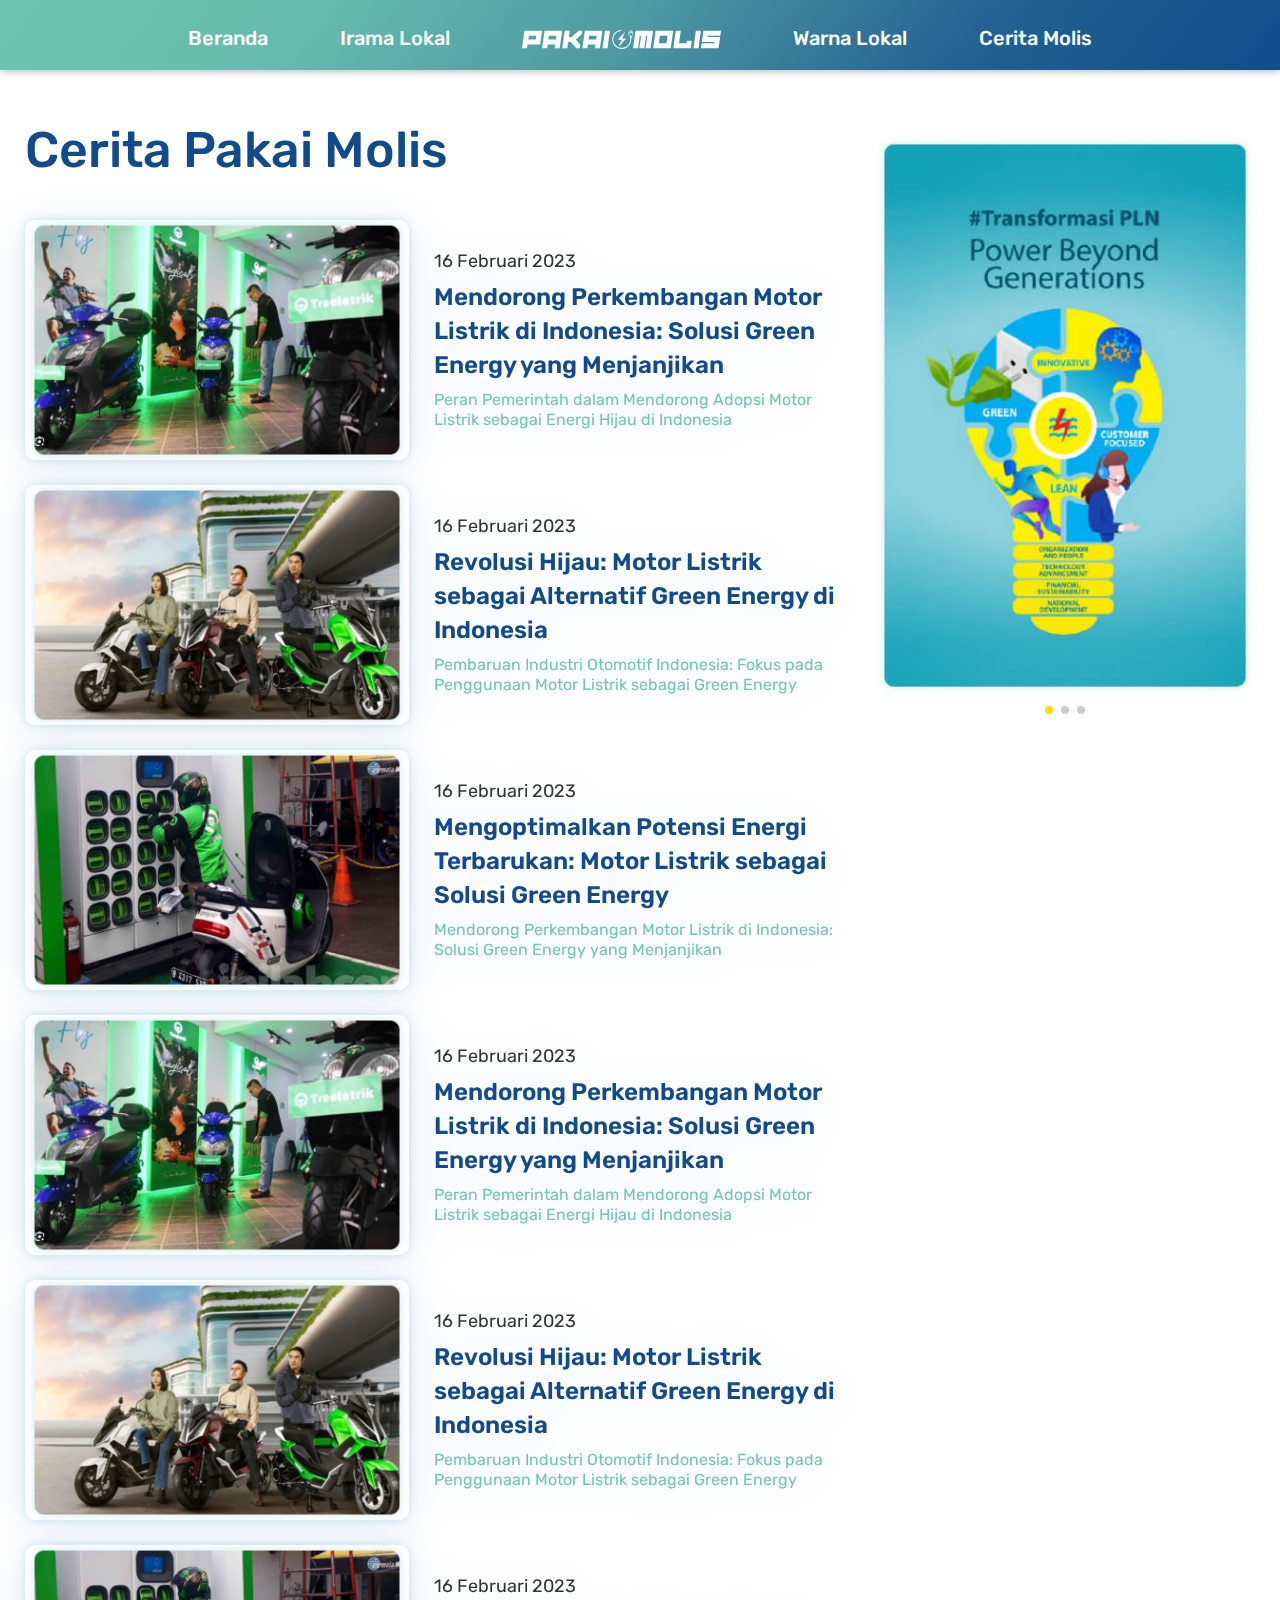
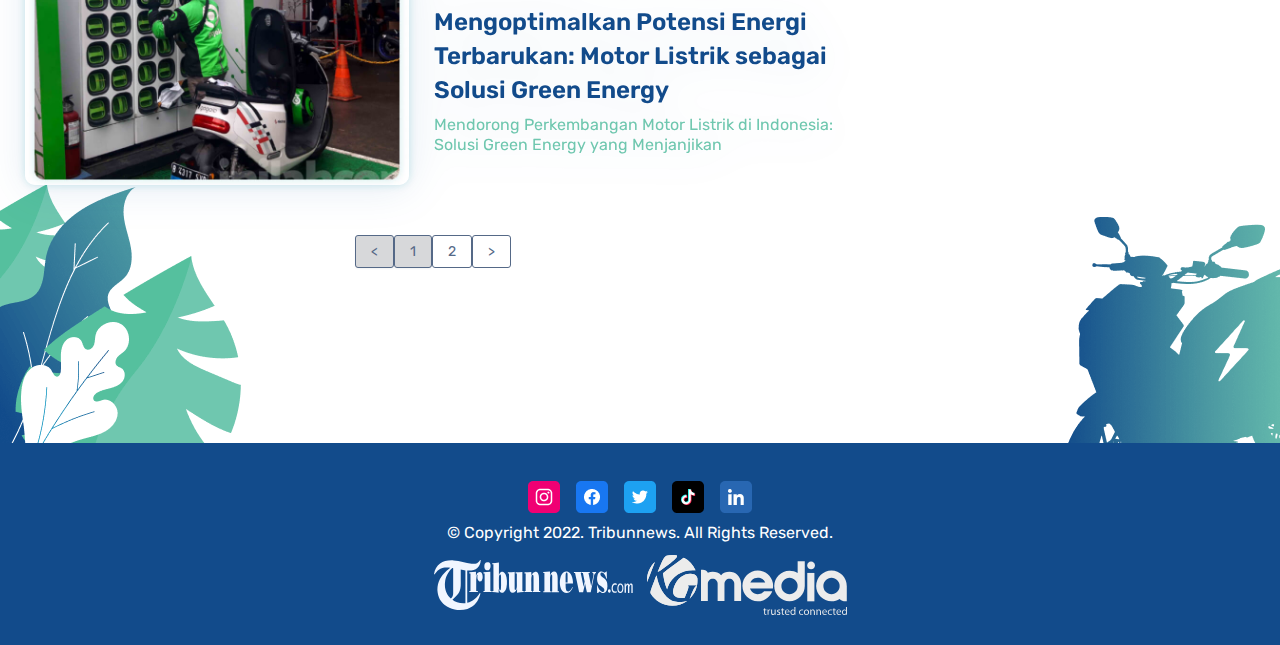
<file: all-article.html>
<!DOCTYPE html>
<html lang="en">

<head>
    <meta charset="UTF-8">
    <meta http-equiv="X-UA-Compatible" content="IE=edge">
    <meta name="viewport" content="width=device-width, initial-scale=1.0">
    <title>All Artikel | Lokal ProjeX</title>
    <link rel="shortcut icon" href="images/favicon.png" />
    <!-- thumb share -->
    <meta property="fb:app_id" content="114488588566911" />
    <meta property="og:site_name" content="Lokal ProjeX" />
    <meta property="og:type" content="article" />
    <meta property="og:title" content="Lokal ProjeX" />
    <meta property="og:image" content="images/thumbnail.jpg" />
    <meta property="og:description" content="" />
    <meta property="og:url" content="" />
    <meta name="twitter:card" content="summary_large_image" />
    <meta name="twitter:description" content="" />
    <meta name="twitter:image" content="images/thumbnail.jpg" />
    <meta name="twitter:image:src" content="images/thumbnail.jpg" />
    <meta name="twitter:title" content="Lokal ProjeX" />
    <!-- css -->
    <link rel="stylesheet" type="text/css" href="css/swiper.min.css">
    <link rel="stylesheet" type="text/css" href="css/simplePagination.css">
    <link rel="stylesheet" type="text/css" href="css/style.css">
</head>

<body>
    <header class="header">
        <div class="container">
            <nav class="navbar">
                <div class="logo1">
                    <a href="./">
                        <img src="images/logo-pakaimolis.svg" alt="">
                    </a>
                </div>
                <div class="push-center">
                    <button id="menu-toggler" data-class="menu-active" class="hamburger">
                                <span class="hamburger-line hamburger-line-top"></span>
                                <span class="hamburger-line hamburger-line-middle"></span>
                                <span class="hamburger-line hamburger-line-bottom"></span>
                              </button>
                    <ul id="primary-menu" class="menu nav-menu">
                        <li id="close1" class="menu-item current-menu-item"><a class="nav__link" href="./">Beranda</a></li>
                        <li id="close2" class="menu-item current-menu-item"><a class="nav__link" href="index.html#irama-lokal">Irama Lokal</a></li>
                        <li id="close3" class="menu-item current-menu-item">
                            <a class="nav__link" href="./">
                                <img src="images/logo-pakaimolis.svg" alt="">
                            </a>
                        </li>
                        <li id="close4" class="menu-item current-menu-item"><a class="nav__link" href="index.html#warna-lokal">Warna Lokal</a></li>
                        <li id="close5" class="menu-item current-menu-item"><a class="nav__link" href="index.html#cerita-molis">Cerita Molis</a></li>
                    </ul>
                </div>
            </nav>
        </div>
    </header>

    <main class="main about pt-read pb">
        <div class="obj-a1">
            <img src="images/obj-article1.png" alt="">
        </div>
        <div class="obj-a2">
            <img src="images/obj-article2.png" alt="">
        </div>
        <div class="container">
            <div class="itemGrid article__item ">
                <div class="article__main ">
                    <div class="title left">
                        Cerita Pakai Molis
                    </div>
                    <div id="content">
                        <div class="article__list card">
                            <div class="article__wrap">
                                <div class="article__list__asset">
                                    <a href="read.html ">
                                        <img src="images/img1.jpg" alt=" ">
                                    </a>
                                </div>
                                <div class="article__list__text">
                                    <a href="read.html">
                                        <div class="article__list__date">
                                            <span class="tanggal">16 Februari 2023</span>
                                        </div>
                                        <h1 class="article__list__title">
                                            Mendorong Perkembangan Motor Listrik di Indonesia: Solusi Green Energy yang Menjanjikan
                                        </h1>
                                        <div class="article__list__description">
                                            Peran Pemerintah dalam Mendorong Adopsi Motor Listrik sebagai Energi Hijau di Indonesia
                                        </div>
                                    </a>
                                </div>
                            </div>
                        </div>
                        <div class="article__list card">
                            <div class="article__wrap">
                                <div class="article__list__asset">
                                    <a href="read.html ">
                                        <img src="images/img2.jpg" alt=" ">
                                    </a>
                                </div>
                                <div class="article__list__text">
                                    <a href="read.html">
                                        <div class="article__list__date">
                                            <span class="tanggal">16 Februari 2023</span>
                                        </div>
                                        <h1 class="article__list__title">
                                            Revolusi Hijau: Motor Listrik sebagai Alternatif Green Energy di Indonesia
                                        </h1>
                                        <div class="article__list__description">
                                            Pembaruan Industri Otomotif Indonesia: Fokus pada Penggunaan Motor Listrik sebagai Green Energy
                                        </div>
                                    </a>
                                </div>
                            </div>
                        </div>
                        <div class="article__list card">
                            <div class="article__wrap">
                                <div class="article__list__asset">
                                    <a href="read.html ">
                                        <img src="images/img3.jpg" alt=" ">
                                    </a>
                                </div>
                                <div class="article__list__text">
                                    <a href="read.html">
                                        <div class="article__list__date">
                                            <span class="tanggal">16 Februari 2023</span>
                                        </div>
                                        <h1 class="article__list__title">
                                            Mengoptimalkan Potensi Energi Terbarukan: Motor Listrik sebagai Solusi Green Energy
                                        </h1>
                                        <div class="article__list__description">
                                            Mendorong Perkembangan Motor Listrik di Indonesia: Solusi Green Energy yang Menjanjikan
                                        </div>
                                    </a>
                                </div>
                            </div>
                        </div>
                        <div class="article__list card">
                            <div class="article__wrap">
                                <div class="article__list__asset">
                                    <a href="read.html ">
                                        <img src="images/img1.jpg" alt=" ">
                                    </a>
                                </div>
                                <div class="article__list__text">
                                    <a href="read.html">
                                        <div class="article__list__date">
                                            <span class="tanggal">16 Februari 2023</span>
                                        </div>
                                        <h1 class="article__list__title">
                                            Mendorong Perkembangan Motor Listrik di Indonesia: Solusi Green Energy yang Menjanjikan
                                        </h1>
                                        <div class="article__list__description">
                                            Peran Pemerintah dalam Mendorong Adopsi Motor Listrik sebagai Energi Hijau di Indonesia
                                        </div>
                                    </a>
                                </div>
                            </div>
                        </div>
                        <div class="article__list card">
                            <div class="article__wrap">
                                <div class="article__list__asset">
                                    <a href="read.html ">
                                        <img src="images/img2.jpg" alt=" ">
                                    </a>
                                </div>
                                <div class="article__list__text">
                                    <a href="read.html">
                                        <div class="article__list__date">
                                            <span class="tanggal">16 Februari 2023</span>
                                        </div>
                                        <h1 class="article__list__title">
                                            Revolusi Hijau: Motor Listrik sebagai Alternatif Green Energy di Indonesia
                                        </h1>
                                        <div class="article__list__description">
                                            Pembaruan Industri Otomotif Indonesia: Fokus pada Penggunaan Motor Listrik sebagai Green Energy
                                        </div>
                                    </a>
                                </div>
                            </div>
                        </div>
                        <div class="article__list card">
                            <div class="article__wrap">
                                <div class="article__list__asset">
                                    <a href="read.html ">
                                        <img src="images/img3.jpg" alt=" ">
                                    </a>
                                </div>
                                <div class="article__list__text">
                                    <a href="read.html">
                                        <div class="article__list__date">
                                            <span class="tanggal">16 Februari 2023</span>
                                        </div>
                                        <h1 class="article__list__title">
                                            Mengoptimalkan Potensi Energi Terbarukan: Motor Listrik sebagai Solusi Green Energy
                                        </h1>
                                        <div class="article__list__description">
                                            Mendorong Perkembangan Motor Listrik di Indonesia: Solusi Green Energy yang Menjanjikan
                                        </div>
                                    </a>
                                </div>
                            </div>
                        </div>
                        <div class="article__list card">
                            <div class="article__wrap">
                                <div class="article__list__asset">
                                    <a href="read.html ">
                                        <img src="images/img1.jpg" alt=" ">
                                    </a>
                                </div>
                                <div class="article__list__text">
                                    <a href="read.html">
                                        <div class="article__list__date">
                                            <span class="tanggal">16 Februari 2023</span>
                                        </div>
                                        <h1 class="article__list__title">
                                            Mendorong Perkembangan Motor Listrik di Indonesia: Solusi Green Energy yang Menjanjikan
                                        </h1>
                                        <div class="article__list__description">
                                            Peran Pemerintah dalam Mendorong Adopsi Motor Listrik sebagai Energi Hijau di Indonesia
                                        </div>
                                    </a>
                                </div>
                            </div>
                        </div>
                        <div class="article__list card">
                            <div class="article__wrap">
                                <div class="article__list__asset">
                                    <a href="read.html ">
                                        <img src="images/img2.jpg" alt=" ">
                                    </a>
                                </div>
                                <div class="article__list__text">
                                    <a href="read.html">
                                        <div class="article__list__date">
                                            <span class="tanggal">16 Februari 2023</span>
                                        </div>
                                        <h1 class="article__list__title">
                                            Revolusi Hijau: Motor Listrik sebagai Alternatif Green Energy di Indonesia
                                        </h1>
                                        <div class="article__list__description">
                                            Pembaruan Industri Otomotif Indonesia: Fokus pada Penggunaan Motor Listrik sebagai Green Energy
                                        </div>
                                    </a>
                                </div>
                            </div>
                        </div>
                        <div class="article__list card">
                            <div class="article__wrap">
                                <div class="article__list__asset">
                                    <a href="read.html ">
                                        <img src="images/img3.jpg" alt=" ">
                                    </a>
                                </div>
                                <div class="article__list__text">
                                    <a href="read.html">
                                        <div class="article__list__date">
                                            <span class="tanggal">16 Februari 2023</span>
                                        </div>
                                        <h1 class="article__list__title">
                                            Mengoptimalkan Potensi Energi Terbarukan: Motor Listrik sebagai Solusi Green Energy
                                        </h1>
                                        <div class="article__list__description">
                                            Mendorong Perkembangan Motor Listrik di Indonesia: Solusi Green Energy yang Menjanjikan
                                        </div>
                                    </a>
                                </div>
                            </div>
                        </div>
                        <div class="article__list card">
                            <div class="article__wrap">
                                <div class="article__list__asset">
                                    <a href="read.html ">
                                        <img src="images/img1.jpg" alt=" ">
                                    </a>
                                </div>
                                <div class="article__list__text">
                                    <a href="read.html">
                                        <div class="article__list__date">
                                            <span class="tanggal">16 Februari 2023</span>
                                        </div>
                                        <h1 class="article__list__title">
                                            Mendorong Perkembangan Motor Listrik di Indonesia: Solusi Green Energy yang Menjanjikan
                                        </h1>
                                        <div class="article__list__description">
                                            Peran Pemerintah dalam Mendorong Adopsi Motor Listrik sebagai Energi Hijau di Indonesia
                                        </div>
                                    </a>
                                </div>
                            </div>
                        </div>
                        <div class="article__list card">
                            <div class="article__wrap">
                                <div class="article__list__asset">
                                    <a href="read.html ">
                                        <img src="images/img2.jpg" alt=" ">
                                    </a>
                                </div>
                                <div class="article__list__text">
                                    <a href="read.html">
                                        <div class="article__list__date">
                                            <span class="tanggal">16 Februari 2023</span>
                                        </div>
                                        <h1 class="article__list__title">
                                            Revolusi Hijau: Motor Listrik sebagai Alternatif Green Energy di Indonesia
                                        </h1>
                                        <div class="article__list__description">
                                            Pembaruan Industri Otomotif Indonesia: Fokus pada Penggunaan Motor Listrik sebagai Green Energy
                                        </div>
                                    </a>
                                </div>
                            </div>
                        </div>
                        <div class="article__list card">
                            <div class="article__wrap">
                                <div class="article__list__asset">
                                    <a href="read.html ">
                                        <img src="images/img3.jpg" alt=" ">
                                    </a>
                                </div>
                                <div class="article__list__text">
                                    <a href="read.html">
                                        <div class="article__list__date">
                                            <span class="tanggal">16 Februari 2023</span>
                                        </div>
                                        <h1 class="article__list__title">
                                            Mengoptimalkan Potensi Energi Terbarukan: Motor Listrik sebagai Solusi Green Energy
                                        </h1>
                                        <div class="article__list__description">
                                            Mendorong Perkembangan Motor Listrik di Indonesia: Solusi Green Energy yang Menjanjikan
                                        </div>
                                    </a>
                                </div>
                            </div>
                        </div>
                    </div>

                    <div class="pagination-vip custom-theme simple-pagination">
                        <ul>
                            <li class="disabled"><span class="current prev">Prev</span></li>
                            <li class="active"><span class="current">1</span></li>
                            <li><a href="#page-2" class="page-link next">Next</a></li>
                        </ul>
                    </div>
                </div>
                <div class="article__side">
                    <div class="sidebarFix">
                        <div class="swiper-container slide2">
                            <div class="swiper-wrapper">
                                <div class="swiper-slide">
                                    <div class="contentSwiper">
                                        <a href="https://www.tribunnews.com/" target="_blank">
                                            <img src="images/banner-event.jpg" alt="">
                                        </a>
                                    </div>
                                </div>
                                <div class="swiper-slide">
                                    <div class="contentSwiper">
                                        <a href="https://www.kompas.com/" target="_blank">
                                            <img src="images/banner-event.jpg" alt="">
                                        </a>
                                    </div>
                                </div>
                                <div class="swiper-slide">
                                    <div class="contentSwiper">
                                        <a href="https://www.grid.id/" target="_blank">
                                            <img src="images/banner-event.jpg" alt="">
                                        </a>
                                    </div>
                                </div>
                            </div>
                            <div class="swiper-pagination b-6"></div>
                        </div>
                    </div>
                </div>
            </div>
        </div>
    </main>

    <footer class="footer">
        <div class="footer-container">
            <ul class="footer-social">
                <li>
                    <a href="https://www.instagram.com/tribunnews/?hl=en" target="_blank" rel="noopener noreferrer">
                        <img src="images/instagram.png" alt="yt">
                    </a>
                </li>
                <li>
                    <a href="https://www.facebook.com/tribunnews/?_rdc=2&_rdr" target="_blank" rel="noopener noreferrer">
                        <img src="images/facebook.png" alt="fb">
                    </a>
                </li>
                <li>
                    <a href="https://twitter.com/tribunnews?lang=en" target="_blank" rel="noopener noreferrer">
                        <img src="images/twitter.png" alt="ig">
                    </a>
                </li>
                <li>
                    <a href="https://www.tiktok.com/@tribunnews" target="_blank" rel="noopener noreferrer">
                        <img src="images/tik_tok.png" alt="yt">
                    </a>
                </li>
                <li>
                    <a href="https://www.linkedin.com/company/tribunnetwork/" target="_blank" rel="noopener noreferrer">
                        <img src="images/linkedin.png" alt="tw">
                    </a>
                </li>
            </ul>
            <p class="copyright">© Copyright 2022. Tribunnews. All Rights Reserved.</p>
            <div class="footer-logo">
                <a href="https://www.tribunnews.com/" target="_blank">
                    <img class="mr-1" src="images/LOGO TRIBUN.svg" alt="">
                </a>
                <a href="https://www.kgmedia.id/" target="_blank">
                    <img src="images/logo-kgmedia-white.svg" alt="">
                </a>
            </div>
        </div>
    </footer>


    <!--back to top-->
    <div class="m-backtotop " aria-hidden="true ">
        <div class="arrow-back">
            <img src="images/top.png " alt="top.png ">

        </div>
    </div>



    <script type="text/javascript" src="js/jquery.min.js"></script>
    <script type="text/javascript" src="js/swiper.min.js"></script>
    <script type="text/javascript" src="js/jquery.simplePagination.js"></script>
    <script type="text/javascript" src="js/main.js"></script>


</body>

</html>
</file>
<file: css/simplePagination.css>
/**
* CSS themes for simplePagination.js
* Author: Flavius Matis - http://flaviusmatis.github.com/
* URL: https://github.com/flaviusmatis/simplePagination.js
*/

ul.simple-pagination {
	list-style: none;
}

.simple-pagination {
	display: block;
	overflow: hidden;
	padding: 0 5px 5px 0;
	margin: 0;
}

.simple-pagination ul {
	list-style: none;
	padding: 0;
	margin: 0;
}

.simple-pagination li {
	list-style: none;
	padding: 0;
	margin: 0;
	float: left;
}
span.ellipse.clickable {
	cursor: pointer;
}

.ellipse input {
	width: 3em;
}

/*------------------------------------*\
	Compact Theme Styles
\*------------------------------------*/

.compact-theme a, .compact-theme span {
	float: left;
	color: #333;
	font-size:14px;
	line-height:24px;
	font-weight: normal;
	text-align: center;
	border: 1px solid #AAA;
	border-left: none;
	min-width: 14px;
	padding: 0 7px;
	box-shadow: 2px 2px 2px rgba(0,0,0,0.2);
	background: #efefef; /* Old browsers */
	background: -moz-linear-gradient(top, #ffffff 0%, #efefef 100%); /* FF3.6+ */
	background: -webkit-gradient(linear, left top, left bottom, color-stop(0%,#ffffff), color-stop(100%,#efefef)); /* Chrome,Safari4+ */
	background: -webkit-linear-gradient(top, #ffffff 0%,#efefef 100%); /* Chrome10+,Safari5.1+ */
	background: -o-linear-gradient(top, #ffffff 0%,#efefef 100%); /* Opera11.10+ */
	background: -ms-linear-gradient(top, #ffffff 0%,#efefef 100%); /* IE10+ */
	background: linear-gradient(top, #ffffff 0%,#efefef 100%); /* W3C */
}

.compact-theme a:hover {
	text-decoration: none;
	background: #efefef; /* Old browsers */
	background: -moz-linear-gradient(top, #efefef 0%, #bbbbbb 100%); /* FF3.6+ */
	background: -webkit-gradient(linear, left top, left bottom, color-stop(0%,#efefef), color-stop(100%,#bbbbbb)); /* Chrome,Safari4+ */
	background: -webkit-linear-gradient(top, #efefef 0%,#bbbbbb 100%); /* Chrome10+,Safari5.1+ */
	background: -o-linear-gradient(top, #efefef 0%,#bbbbbb 100%); /* Opera11.10+ */
	background: -ms-linear-gradient(top, #efefef 0%,#bbbbbb 100%); /* IE10+ */
	background: linear-gradient(top, #efefef 0%,#bbbbbb 100%); /* W3C */
}

.compact-theme li:first-child a, .compact-theme li:first-child span {
	border-left: 1px solid #AAA;
	border-radius: 3px 0 0 3px;
}

.compact-theme li:last-child a, .compact-theme li:last-child span {
	border-radius: 0 3px 3px 0;
}

.compact-theme .current {
	background: #bbbbbb; /* Old browsers */
	background: -moz-linear-gradient(top, #bbbbbb 0%, #efefef 100%); /* FF3.6+ */
	background: -webkit-gradient(linear, left top, left bottom, color-stop(0%,#bbbbbb), color-stop(100%,#efefef)); /* Chrome,Safari4+ */
	background: -webkit-linear-gradient(top, #bbbbbb 0%,#efefef 100%); /* Chrome10+,Safari5.1+ */
	background: -o-linear-gradient(top, #bbbbbb 0%,#efefef 100%); /* Opera11.10+ */
	background: -ms-linear-gradient(top, #bbbbbb 0%,#efefef 100%); /* IE10+ */
	background: linear-gradient(top, #bbbbbb 0%,#efefef 100%); /* W3C */
	cursor: default;
}

.compact-theme .ellipse {
	background: #EAEAEA;
	padding: 0 10px;
	cursor: default;
}

/*------------------------------------*\
	Light Theme Styles
\*------------------------------------*/

.light-theme a, .light-theme span {
	float: left;
	color: #666;
	font-size:14px;
	line-height:24px;
	font-weight: normal;
	text-align: center;
	border: 1px solid #BBB;
	min-width: 14px;
	padding: 0 7px;
	margin: 0 5px 0 0;
	border-radius: 3px;
	box-shadow: 0 1px 2px rgba(0,0,0,0.2);
	background: #efefef; /* Old browsers */
	background: -moz-linear-gradient(top, #ffffff 0%, #efefef 100%); /* FF3.6+ */
	background: -webkit-gradient(linear, left top, left bottom, color-stop(0%,#ffffff), color-stop(100%,#efefef)); /* Chrome,Safari4+ */
	background: -webkit-linear-gradient(top, #ffffff 0%,#efefef 100%); /* Chrome10+,Safari5.1+ */
	background: -o-linear-gradient(top, #ffffff 0%,#efefef 100%); /* Opera11.10+ */
	background: -ms-linear-gradient(top, #ffffff 0%,#efefef 100%); /* IE10+ */
	background: linear-gradient(top, #ffffff 0%,#efefef 100%); /* W3C */
}

.light-theme a:hover {
	text-decoration: none;
	background: #FCFCFC;
}

.light-theme .current {
	background: #666;
	color: #FFF;
	border-color: #444;
	box-shadow: 0 1px 0 rgba(255,255,255,1), 0 0 2px rgba(0, 0, 0, 0.3) inset;
	cursor: default;
}

.light-theme .ellipse {
	background: none;
	border: none;
	border-radius: 0;
	box-shadow: none;
	font-weight: bold;
	cursor: default;
}

/*------------------------------------*\
	Dark Theme Styles
\*------------------------------------*/

.dark-theme a, .dark-theme span {
	float: left;
	color: #CCC;
	font-size:14px;
	line-height:24px;
	font-weight: normal;
	text-align: center;
	border: 1px solid #222;
	min-width: 14px;
	padding: 0 7px;
	margin: 0 5px 0 0;
	border-radius: 3px;
	box-shadow: 0 1px 2px rgba(0,0,0,0.2);
	background: #555; /* Old browsers */
	background: -moz-linear-gradient(top, #555 0%, #333 100%); /* FF3.6+ */
	background: -webkit-gradient(linear, left top, left bottom, color-stop(0%,#555), color-stop(100%,#333)); /* Chrome,Safari4+ */
	background: -webkit-linear-gradient(top, #555 0%,#333 100%); /* Chrome10+,Safari5.1+ */
	background: -o-linear-gradient(top, #555 0%,#333 100%); /* Opera11.10+ */
	background: -ms-linear-gradient(top, #555 0%,#333 100%); /* IE10+ */
	background: linear-gradient(top, #555 0%,#333 100%); /* W3C */
}

.dark-theme a:hover {
	text-decoration: none;
	background: #444;
}

.dark-theme .current {
	background: #222;
	color: #FFF;
	border-color: #000;
	box-shadow: 0 1px 0 rgba(255,255,255,0.2), 0 0 1px 1px rgba(0, 0, 0, 0.1) inset;
	cursor: default;
}

.dark-theme .ellipse {
	background: none;
	border: none;
	border-radius: 0;
	box-shadow: none;
	font-weight: bold;
	cursor: default;
}
</file>
<file: css/style.css>
@import url('https://fonts.googleapis.com/css2?family=Rubik:wght@300;400;500;600;700;800;900&display=swap');
*,
 ::after,
 ::before {
    padding: 0;
    margin: 0;
    box-sizing: border-box;
    list-style: none;
    text-decoration: none
}

body {
    font-family: 'Rubik', sans-serif;
    font-size: 14px;
    font-weight: 400;
    line-height: 1.5;
    color: #323e54;
    background: #ffffff;
    overflow-x: hidden;
}

a {
    text-decoration: none;
    color: inherit
}

img {
    object-fit: cover;
    object-position: 50% 50%;
    vertical-align: middle;
    width: 100%
}

 ::selection {
    background: #FDD011;
    color: #fff
}

 ::-moz-selection {
    background: #FDD011;
    color: #fff
}

 ::-webkit-scrollbar-track {
    -webkit-box-shadow: inset 0 0 5px rgba(0, 0, 0, .3);
    background-color: #f5f5f5
}

 ::-webkit-scrollbar {
    width: 4px;
    background-color: #f5f5f5
}

 ::-webkit-scrollbar-thumb {
    background: #FDD011;
}

p {
    line-height: 24px
}

h1 {
    font-size: 24px;
    line-height: 24px;
    font-weight: 700;
}

ol {
    padding: 0
}

ol li {
    padding: 5px;
    margin-left: 35px;
    list-style: decimal
}

.pt {
    padding-top: 100px
}

.pb {
    padding-bottom: 100px
}

.pb2 {
    padding-bottom: 20px;
}

.pt2 {
    padding-top: 20px;
}

.pt5 {
    padding-top: 50px;
}

.mr3 {
    margin-bottom: 30px;
}

.itemGrid {
    display: flex;
    justify-content: space-between
}

.container {
    position: relative;
    max-width: 1230px;
    width: 100%;
    padding: 0;
    margin: 0 auto
}

.header {
    position: relative;
    z-index: 1;
    min-height: 70px;
    display: flex;
    align-items: center;
    justify-content: center;
    background: linear-gradient(309deg, #124B8B 0%, #236292 25%, #4B97A2 49.99%, #4C98A2 50%, #65BAAC 75%, #6FC7AF 100%);
    box-shadow: 1px 1px 8px rgb(0 0 0 / 30%);
}

.logo {
    width: 283px;
}

.logo img {
    width: 100%;
}

.logo1 {
    display: none;
}

.navbar {
    align-items: center;
    background: transparent;
    display: flex;
    flex-direction: row;
    justify-content: center;
}

.push-left {
    margin-left: auto
}

.push-center {
    text-align: center;
}

li.menu-item.current-menu-item {
    padding: 0 10px
}

.dropdown,
.dropdown2 {
    position: relative;
    display: inline-block;
    cursor: pointer;
}

.icon-dropdown,
.icon-dropdown2 {
    -webkit-transition: 0.3s ease-out;
    -moz-transition: 0.3s ease-out;
    transition: 0.3s ease-out;
}

.dropdown:hover .icon-dropdown,
.dropdown2:hover .icon-dropdown2 {
    -webkit-transform: rotateZ(180deg);
    -moz-transform: rotateZ(180deg);
    transform: rotateZ(180deg);
}

.dropdown img,
.dropdown2 img {
    width: 24px;
}

.dropdown-content,
.dropdown-content2 {
    display: none;
    position: absolute;
    background-color: #fff08c;
    width: 122px;
    top: 40px;
    left: 0;
    right: 0;
    margin: auto;
    border-radius: 10px;
    box-shadow: 0px 8px 16px 0px rgb(0 0 0 / 20%);
    z-index: 1;
    cursor: pointer;
}

.dropdown-content a,
.dropdown-content2 a {
    text-decoration: none;
    display: block;
}

.dropdown-content li,
.dropdown-content2 li {
    background: linear-gradient(to left, #ffffff 50%, rgb(247, 249, 250) 0%) right;
    background-size: 200%;
    transition: .5s ease-out;
}

.dropdown-content li:first-child,
.dropdown-content2 li:first-child {
    border-bottom: 1px solid #dee1e2;
    border-top-left-radius: 5px;
    border-top-right-radius: 5px;
    background: #FFE74E;
}

.dropdown-content li:last-child,
.dropdown-content2 li:last-child {
    border-bottom-left-radius: 5px;
    border-bottom-right-radius: 5px;
    background: #FFE74E;
}

.dropdown-content li:hover,
.dropdown-content2 li:hover {
    background-position: left;
}

.dropdown:hover .dropdown-content,
.dropdown2:hover .dropdown-content2 {
    display: block;
}

.hamburger {
    background: 0 0;
    border: none;
    cursor: pointer;
    display: none;
    outline: 0;
    height: 30px;
    position: relative;
    width: 30px;
    z-index: 99
}

@media screen and (max-width:768px) {
    .hamburger {
        display: inline-block
    }
}

.hamburger-line {
    background: #fff;
    height: 3px;
    position: absolute;
    left: 0;
    transition: all .2s ease-out;
    width: 100%
}

.hamburger-line-top {
    top: 3px
}

.menu-active .hamburger-line-top {
    top: 50%;
    transform: rotate(45deg) translatey(-50%)
}

.hamburger-line-middle {
    top: 50%;
    transform: translatey(-50%)
}

.menu-active .hamburger-line-middle {
    left: 50%;
    opacity: 0;
    width: 0
}

.hamburger-line-bottom {
    bottom: 3px
}

.menu-active .hamburger-line-bottom {
    bottom: 50%;
    transform: rotate(-45deg) translatey(50%)
}

.nav-menu {
    display: flex;
    list-style: none;
    margin: 0;
    padding: 0;
    transition: all .25s ease-in
}

.nav__vote {
    border: 1px solid #fff;
    box-sizing: border-box;
    border-radius: 5px;
    padding: 5px 15px
}

@media screen and (max-width:768px) {
    .nav-menu {
        background: linear-gradient(309deg, #124B8B 0%, #236292 15.46%, #4C98A2 54.69%, #65BAAC 84.05%, #6FC7AF 100%);
        flex-direction: column;
        justify-content: center;
        opacity: 0;
        position: absolute;
        top: -20px;
        right: 0;
        bottom: 0;
        left: 0;
        transform: translatey(-100%);
        text-align: center;
        height: 100vh;
        z-index: 10
    }
    .menu-active .nav-menu {
        transform: translatey(0);
        opacity: 1
    }
}

.nav-menu .menu-item a,
.nav-menu .menu-item div {
    color: #FAFEFF;
    font-size: 20px;
    font-style: normal;
    font-weight: 500;
    line-height: normal;
    display: block;
    margin: 0 10px;
    text-decoration: none;
    padding: 10px 16px 3px 16px;
    cursor: pointer;
    -webkit-transition: all .1s ease-in-out;
    transition: all .1s ease-in-out;
}

@media screen and (max-width:768px) {
    .nav-menu .menu-item a {
        font-size: 20px;
        margin: 8px
    }
}

.sub-nav {
    border: 1px solid #ccc;
    display: none;
    position: absolute;
    background-color: #fff;
    padding: 5px 5px;
    list-style: none;
    width: 230px
}

@media screen and (max-width:768px) {
    .sub-nav {
        position: relative;
        width: 100%;
        display: none;
        background-color: rgba(0, 0, 0, .2);
        box-sizing: border-box
    }
}

.nav__link:hover+.sub-nav {
    display: block
}

.nav__link {
    display: inline-block;
    color: #000;
    text-decoration: none;
}

.nav__link::after {
    content: '';
    display: block;
    width: 0;
    height: 2px;
    background: #FDD011;
    transition: width .3s;
}

.nav__link:hover::after {
    width: 80%;
    left: 0;
    right: 0;
    margin: auto;
}

.login {
    background: #0066ab;
    box-shadow: 0px 1px 2px rgba(105, 81, 255, 0.05);
    border-radius: 6px;
    padding-bottom: 8px !important;
    color: #ffffff !important;
    -webkit-transition: all .2s ease-in-out;
    transition: all .2s ease-in-out;
}

.login:hover {
    transform: scale(.96);
}

.login::after {
    content: '';
    display: block;
    width: 100%;
    height: 4px;
    background: transparent !important;
    transition: width .3s;
}

.ctavideo {
    background: transparent;
    border: 2px solid #FFDD00;
    border-radius: 6px;
    padding-bottom: 8px !important;
    color: #FFDD00 !important;
}

.dropdown-content a::after,
.dropdown-content2 a::after {
    content: '';
    display: block;
    width: 100%;
    height: 4px;
    background: transparent !important;
    transition: width .3s;
}

.sub-nav:hover {
    display: block
}

.user {
    background: #FFDD00;
    border-radius: 6px !important;
    color: #ffffff !important;
    border-radius: 9px;
    padding: 10px 16px 6px 16px !important;
}

.fixshow {
    position: fixed;
    top: 0;
    width: 100%;
    animation: smoothScroll .5s forwards;
    box-shadow: 1px 1px 8px rgb(0 0 0 / 30%);
    z-index: 99
}

@keyframes smoothScroll {
    0% {
        transform: translateY(-200px)
    }
    100% {
        transform: translateY(0)
    }
}

.wrap {
    max-width: 948px;
    margin: 0 auto
}

.wrap-regis {
    max-width: 514px;
    margin: 0 auto;
}

.wrap-login {
    max-width: 323px;
    margin: 0 auto
}

.wrap2 {
    max-width: 1200px;
    margin: 0 auto
}


/* new */

.main {
    position: relative;
}

.swiper-container.slide3 {
    padding-bottom: 50px;
}

.obj-h10 img {
    width: 200px;
}

.obj-a1 {
    position: absolute;
    left: 0;
    bottom: -80px;
}

.obj-a2 {
    position: absolute;
    right: 0;
    bottom: -80px;
}

#bg-hero {
    background-image: url("../images/bg-hero.png");
    background-repeat: no-repeat;
    background-position: center center;
    background-attachment: fixed;
    background-size: cover;
}

.section1 {
    position: relative;
    padding-top: 124px;
    padding-bottom: 159px;
}

.section1__wrap {
    display: flex;
    justify-content: space-between;
    align-items: center;
}

.logo-hero {
    width: 389px;
    padding-bottom: 23px;
}

.section1__left {
    width: 417px;
}

.section1__left h1 {
    font-style: normal;
    font-weight: 700;
    font-size: 60px;
    line-height: 60px;
    letter-spacing: -0.02em;
    color: #D9251C;
    padding-bottom: 20px;
}

.section1__left p {
    color: #124B8B;
    font-size: 20px;
    font-style: normal;
    font-weight: 500;
    line-height: 22px;
}

.color3 {
    color: #D9251C;
}

.section1__right iframe {
    width: 730px;
    height: 411px;
    border-radius: 10px;
}

.sectiont2 {
    position: relative;
    background: #F6FFFD;
    /* height: 110vh; */
}

.line-sectiont {
    position: relative;
    height: 9px;
    width: 100%;
    background: linear-gradient(96deg, #ED1D24, #FF8A00, #E5E91F, #00AEEF);
    animation: gradient 5s ease infinite;
    background-size: 400% 400%;
}

@-webkit-keyframes gradient {
    0% {
        background-position: 0 50%;
    }
    50% {
        background-position: 100% 50%;
    }
    100% {
        background-position: 0% 50%;
    }
}

@keyframes gradient {
    0% {
        background-position: 0 50%;
    }
    50% {
        background-position: 100% 50%;
    }
    100% {
        background-position: 0% 50%;
    }
}

.obj-sec2 {
    position: absolute;
    bottom: -100px;
    left: 0;
    z-index: 0;
}

.sectiont2__logo {
    width: 398px;
    text-align: center;
    margin-left: 56px;
}

.sectiont2__logo img {
    width: 398px;
}

.sectiont2__wrap {
    display: flex;
    justify-content: space-between;
}

.center-logo {
    margin: 0px auto;
    padding-bottom: 76px;
}

.sectiont2__slider {
    width: 65%;
}

.b-3 {
    bottom: -5px !important;
}

.syarat-sectiont {
    margin-top: 34px;
    width: 245px;
    height: 56px;
    color: #FFF;
    border: none;
    font-size: 18px;
    font-style: normal;
    font-weight: 500;
    line-height: 28px;
    border-radius: 6px;
    background: #0097A2;
    box-shadow: 0px 1px 2px 0px rgba(105, 81, 255, 0.05);
    -webkit-transition: all .2s ease-in-out;
    transition: all .2s ease-in-out;
    cursor: pointer;
}

.syarat-sectiont:hover {
    transform: scale(.96);
}

.sectiont3 {
    /* height: 100vh; */
    /* z-index: -1; */
    position: relative;
    background: linear-gradient(309deg, #124B8B 0%, #236292 15.46%, #4C98A2 54.69%, #65BAAC 84.05%, #6FC7AF 100%);
}

.sectiont3__wrap {
    display: flex;
    flex-wrap: wrap;
    justify-content: center;
}

.sectiont3__item {
    margin: 15px 10px;
    position: relative;
    width: 315px;
    height: 558px;
}

.sectiont3__item a {
    position: absolute;
    height: 100%;
    width: 100%;
    background: transparent;
    left: 0;
    top: 0;
}

.sectiont3__item iframe {
    width: 100%;
    height: 100%;
    border-radius: 4px;
    border: 0.4px solid #DBDCDB;
    box-shadow: 0px 0px 10px 0px rgba(0, 151, 162, 0.50);
}

.sectiont3__item--next {
    width: 100%;
    height: 100%;
    display: flex;
    justify-content: center;
    align-items: center;
    border-radius: 4px;
    background: linear-gradient(309deg, #124B8B 0%, #236292 15.46%, #4C98A2 54.69%, #65BAAC 84.05%, #6FC7AF 100%);
    filter: drop-shadow(0px 0px 10px rgba(0, 151, 162, 0.20));
}

.sectiont3__item--next a {
    position: relative;
    height: auto;
    width: auto;
}

.next-sectiont3 {
    cursor: pointer;
    padding: 16px 28px;
    color: #00A0B6;
    font-size: 18px;
    font-style: normal;
    font-weight: 500;
    line-height: 28px;
    border: none;
    border-radius: 6px;
    background: #FFF;
    box-shadow: 0px 1px 2px 0px rgba(105, 81, 255, 0.05);
}

.sectiont3__logo {
    text-align: center;
}

.sectiont3__logo img {
    width: 389px;
}

.syarat-warnalokal {
    text-align: center;
    padding-top: 25px;
    padding-bottom: 85px;
}

#warna-lokal {
    z-index: 0;
}

.btn-warnalokal {
    cursor: pointer;
    border: none;
    width: 245px;
    height: 56px;
    color: #0097A2;
    font-size: 18px;
    font-style: normal;
    font-weight: 500;
    line-height: 28px;
    border-radius: 6px;
    background: #FFF;
    box-shadow: 0px 1px 2px 0px rgba(105, 81, 255, 0.05);
    -webkit-transition: all .2s ease-in-out;
    transition: all .2s ease-in-out;
    cursor: pointer;
}

.btn-warnalokal:hover {
    transform: scale(.96);
}

.btnnext {
    text-align: center;
    padding-top: 61px;
}

.next-warnalokal {
    cursor: pointer;
    margin: 0px auto;
    width: 178px;
    height: 56px;
    border: none;
    color: #FFF;
    font-size: 18px;
    font-style: normal;
    font-weight: 500;
    line-height: 28px;
    border-radius: 6px;
    background: #0097A2;
    box-shadow: 0px 1px 2px 0px rgba(105, 81, 255, 0.05);
    -webkit-transition: all .2s ease-in-out;
    transition: all .2s ease-in-out;
    cursor: pointer;
}

.next-warnalokal:hover {
    transform: scale(.96);
}


/*  */

.mfp-bg {
    top: 0;
    left: 0;
    width: 100%;
    height: 100%;
    z-index: 1042;
    overflow: hidden;
    position: fixed;
    background: #0b0b0b;
    opacity: 0.8;
}

.mfp-wrap {
    top: 0;
    left: 0;
    width: 100%;
    height: 100%;
    z-index: 1043;
    position: fixed;
    outline: none !important;
    -webkit-backface-visibility: hidden;
}

.mfp-container {
    text-align: center;
    position: fixed;
    width: 100%;
    height: 100%;
    left: 0;
    top: 0;
    padding: 0 8px;
    box-sizing: border-box;
}

.mfp-container:before {
    content: '';
    display: inline-block;
    height: 100%;
    vertical-align: middle;
}

.mfp-align-top .mfp-container:before {
    display: none;
}

.mfp-content {
    position: relative;
    display: inline-block;
    vertical-align: middle;
    margin: 0 auto;
    text-align: left;
    z-index: 1045;
}

.mfp-inline-holder .mfp-content,
.mfp-ajax-holder .mfp-content {
    width: 100%;
    cursor: auto;
}

.mfp-ajax-cur {
    cursor: progress;
}

.mfp-zoom-out-cur,
.mfp-zoom-out-cur .mfp-image-holder .mfp-close {
    cursor: -moz-zoom-out;
    cursor: -webkit-zoom-out;
    cursor: zoom-out;
}

.mfp-zoom {
    cursor: pointer;
    cursor: -webkit-zoom-in;
    cursor: -moz-zoom-in;
    cursor: zoom-in;
}

.mfp-auto-cursor .mfp-content {
    cursor: auto;
}

.mfp-close,
.mfp-arrow,
.mfp-preloader,
.mfp-counter {
    -webkit-user-select: none;
    -moz-user-select: none;
    user-select: none;
}

.mfp-loading.mfp-figure {
    display: none;
}

.mfp-hide {
    display: none !important;
}

.mfp-preloader {
    color: #CCC;
    position: absolute;
    top: 50%;
    width: auto;
    text-align: center;
    margin-top: -0.8em;
    left: 8px;
    right: 8px;
    z-index: 1044;
}

.mfp-preloader a {
    color: #CCC;
}

.mfp-preloader a:hover {
    color: #FFF;
}

.mfp-s-ready .mfp-preloader {
    display: none;
}

.mfp-s-error .mfp-content {
    display: none;
}

button.mfp-close,
button.mfp-arrow {
    overflow: visible;
    cursor: pointer;
    background: transparent;
    border: 0;
    -webkit-appearance: none;
    display: block;
    outline: none;
    padding: 0;
    z-index: 1046;
    box-shadow: none;
    touch-action: manipulation;
}

button::-moz-focus-inner {
    padding: 0;
    border: 0;
}

.mfp-close {
    width: 44px;
    height: 44px;
    line-height: 44px;
    position: absolute;
    right: 0;
    top: 0;
    text-decoration: none;
    text-align: center;
    opacity: 0.65;
    padding: 0 0 18px 10px;
    color: #FFF;
    font-style: normal;
    font-size: 28px;
}

.mfp-close:hover,
.mfp-close:focus {
    opacity: 1;
}

.mfp-close:active {
    top: 1px;
}

.mfp-close-btn-in .mfp-close {
    color: #333;
}

.mfp-image-holder .mfp-close,
.mfp-iframe-holder .mfp-close {
    color: #FFF;
    right: -6px;
    text-align: right;
    padding-right: 6px;
    width: 100%;
}

.mfp-counter {
    position: absolute;
    top: 0;
    right: 0;
    color: #CCC;
    font-size: 12px;
    line-height: 18px;
    white-space: nowrap;
}

.mfp-arrow {
    position: absolute;
    opacity: 0.65;
    margin: 0;
    top: 50%;
    margin-top: -55px;
    padding: 0;
    width: 90px;
    height: 110px;
    -webkit-tap-highlight-color: transparent;
}

.mfp-arrow:active {
    margin-top: -54px;
}

.mfp-arrow:hover,
.mfp-arrow:focus {
    opacity: 1;
}

.mfp-arrow:before,
.mfp-arrow:after {
    content: '';
    display: block;
    width: 0;
    height: 0;
    position: absolute;
    left: 0;
    top: 0;
    margin-top: 35px;
    margin-left: 35px;
    border: medium inset transparent;
}

.mfp-arrow:after {
    border-top-width: 13px;
    border-bottom-width: 13px;
    top: 8px;
}

.mfp-arrow:before {
    border-top-width: 21px;
    border-bottom-width: 21px;
    opacity: 0.7;
}

.mfp-arrow-left {
    left: 0;
}

.mfp-arrow-left:after {
    border-right: 17px solid #FFF;
    margin-left: 31px;
}

.mfp-arrow-left:before {
    margin-left: 25px;
    border-right: 27px solid #3F3F3F;
}

.mfp-arrow-right {
    right: 0;
}

.mfp-arrow-right:after {
    border-left: 17px solid #FFF;
    margin-left: 39px;
}

.mfp-arrow-right:before {
    border-left: 27px solid #3F3F3F;
}

.mfp-iframe-holder {
    padding-top: 40px;
    padding-bottom: 40px;
}

.mfp-iframe-holder .mfp-content {
    line-height: 0;
    width: 325px;
}

.mfp-iframe-holder .mfp-close {
    top: -40px;
}

.mfp-iframe-scaler {
    width: 100%;
    height: 0;
    overflow: hidden;
    padding-top: 125%;
}

.mfp-iframe-scaler iframe {
    position: absolute;
    display: block;
    top: 0;
    left: 0;
    right: 0;
    text-align: center;
    margin: auto;
    width: 325px;
    height: 480px;
    box-shadow: 0 0 8px rgba(0, 0, 0, 0.6);
    background: #000;
}


/* Main image in popup */

img.mfp-img {
    width: auto;
    max-width: 100%;
    height: auto;
    display: block;
    line-height: 0;
    box-sizing: border-box;
    padding: 40px 0 40px;
    margin: 0 auto;
}


/* The shadow behind the image */

.mfp-figure {
    line-height: 0;
}

.mfp-figure:after {
    content: '';
    position: absolute;
    left: 0;
    top: 40px;
    bottom: 40px;
    display: block;
    right: 0;
    width: auto;
    height: auto;
    z-index: -1;
    box-shadow: 0 0 8px rgba(0, 0, 0, 0.6);
    background: #444;
}

.mfp-figure small {
    color: #BDBDBD;
    display: block;
    font-size: 12px;
    line-height: 14px;
}

.mfp-figure figure {
    margin: 0;
}

.mfp-bottom-bar {
    margin-top: -36px;
    position: absolute;
    top: 100%;
    left: 0;
    width: 100%;
    cursor: auto;
}

.mfp-title {
    text-align: left;
    line-height: 18px;
    color: #F3F3F3;
    word-wrap: break-word;
    padding-right: 36px;
}

.mfp-image-holder .mfp-content {
    max-width: 100%;
}

.mfp-gallery .mfp-image-holder .mfp-figure {
    cursor: pointer;
}

@media screen and (max-width: 800px) and (orientation: landscape),
screen and (max-height: 300px) {
    .mfp-img-mobile .mfp-image-holder {
        padding-left: 0;
        padding-right: 0;
    }
    .mfp-img-mobile img.mfp-img {
        padding: 0;
    }
    .mfp-img-mobile .mfp-figure:after {
        top: 0;
        bottom: 0;
    }
    .mfp-img-mobile .mfp-figure small {
        display: inline;
        margin-left: 5px;
    }
    .mfp-img-mobile .mfp-bottom-bar {
        background: rgba(0, 0, 0, 0.6);
        bottom: 0;
        margin: 0;
        top: auto;
        padding: 3px 5px;
        position: fixed;
        box-sizing: border-box;
    }
    .mfp-img-mobile .mfp-bottom-bar:empty {
        padding: 0;
    }
    .mfp-img-mobile .mfp-counter {
        right: 5px;
        top: 3px;
    }
    .mfp-img-mobile .mfp-close {
        top: 0;
        right: 0;
        width: 35px;
        height: 35px;
        line-height: 35px;
        background: rgba(0, 0, 0, 0.6);
        position: fixed;
        text-align: center;
        padding: 0;
    }
}

@media all and (max-width: 900px) {
    .mfp-arrow {
        -webkit-transform: scale(0.75);
        transform: scale(0.75);
    }
    .mfp-arrow-left {
        -webkit-transform-origin: 0;
        transform-origin: 0;
    }
    .mfp-arrow-right {
        -webkit-transform-origin: 100%;
        transform-origin: 100%;
    }
    .mfp-container {
        padding-left: 6px;
        padding-right: 6px;
    }
}

.swiper-button-prev,
.swiper-button-next {
    display: none;
}

.slide3:hover .swiper-button-next,
.slide3:hover .swiper-button-prev {
    display: block;
}

.title {
    color: #124B8B;
    font-size: 50px;
    font-style: normal;
    font-weight: 500;
    line-height: normal;
    margin-bottom: 20px;
}

.line-title,
.line-title2,
.line-title3 {
    position: relative;
}

.line-title:before {
    position: absolute;
    content: '';
    width: 460px;
    height: 5px;
    background: #D9251C;
    bottom: 10px;
    left: 0;
}

.line-title2:before {
    position: absolute;
    content: '';
    width: 113px;
    height: 5px;
    background: #D9251C;
    bottom: 10px;
    left: 0;
}

.line-title3:before {
    position: absolute;
    content: '';
    width: 225px;
    height: 5px;
    background: #D9251C;
    bottom: 10px;
    left: 0;
}

.title2 {
    font-weight: bold;
    font-size: 40px;
    line-height: 50px;
    text-align: left;
    color: #333333;
}

.about {
    position: relative;
}

.home-article {
    margin-bottom: 50px;
}

.home-article::after {
    content: '';
    background: linear-gradient(180deg, #90D1EC 29.69%, #D3F2FF 100%);
    position: absolute;
    top: 0;
    left: 0;
    width: 100%;
    height: 100%;
    z-index: -1;
}

.cardPeserta {
    height: 500px;
    width: 400px;
    border-radius: 20px;
    background: #ffffff;
    position: relative;
    margin-bottom: 20px;
}

.cardPeserta__info {
    padding: 15px 20px;
}

.cardPeserta img {
    border-radius: 8px 8px 0 0;
}

.slide1 {
    position: relative;
    width: 100%;
    height: 470px;
}

.contentSwiper img {
    border-radius: 8px;
}

.br20 img {
    border-radius: 20px;
}

.slide2 {
    height: 600px;
}

.swiper-container>.swiper-slide__content {
    position: absolute;
    top: 0;
}

.swiper-slide.slidearticle {
    height: 530px;
    display: flex;
    align-items: center;
    justify-content: center;
    transition: all 200ms linear;
    transform: scale(0.8);
    border-radius: 10px;
}

.swiper-slide.slidearticle.swiper-slide-active {
    transform: scale(1);
    border-radius: 10px;
}

.btn__more {
    text-align: center;
    margin-top: 43px;
    margin-bottom: 20px;
}

.btn__more button {
    width: 133px;
    height: 36px;
    background: #0066AB;
    box-shadow: 0px 1px 2px rgba(105, 81, 255, 0.05);
    border-radius: 6px;
    border: none;
    font-weight: 500;
    font-size: 14px;
    line-height: 20px;
    color: #F0FDF4;
    cursor: pointer;
    -webkit-transition: all .2s ease-in-out;
    transition: all .2s ease-in-out;
}

.down-more {
    width: 20px;
}

.btn__more button:hover {
    transform: scale(0.95);
    -webkit-filter: brightness(.8);
    filter: brightness(.8);
}

.btn__more2 button {
    background: #3371F2;
    color: #ffffff;
}

.btn__more2 button:hover {
    transform: scale(0.95);
}

.btn__regis {
    text-align: center;
    margin-top: 43px;
    margin-bottom: 20px;
}

.btn__regis button {
    width: 252px;
    height: 67px;
    font-weight: 500;
    font-size: 18px;
    line-height: 27px;
    color: #FFFFFF;
    border: none;
    background: #FFDD00;
    border-radius: 14px;
    -webkit-transition: all .2s ease-in-out;
    transition: all .2s ease-in-out;
}

.btn__regis button:hover {
    transform: scale(0.95);
}

.read-lokalbercerita {
    padding: 20px;
    margin-bottom: 30px;
}

.pt10 {
    padding-top: 130px;
}

.pb10 {
    padding-bottom: 130px;
}

.editor {
    color: #FFDD00;
    padding-left: 5px;
}

.space-editor {
    padding-left: 5px;
}

ul.timeline {
    list-style-type: none;
    position: relative;
}

ul.timeline:before {
    content: ' ';
    background: #00529D;
    display: inline-block;
    position: absolute;
    left: 29px;
    width: 5px;
    height: 90%;
    z-index: 400;
}

ul.timeline>li {
    margin: 20px 0;
    padding-left: 65px;
}

ul.timeline>li:before {
    content: ' ';
    background: white;
    display: inline-block;
    position: absolute;
    border-radius: 50%;
    border: 6px solid #222222;
    left: 10px;
    width: 40px;
    height: 40px;
    z-index: 400;
}

ul.timeline>.fisrt:before {
    content: ' ';
    background: white;
    display: inline-block;
    position: absolute;
    border-radius: 50%;
    border: 6px solid #00529D;
    left: 10px;
    width: 40px;
    height: 40px;
    z-index: 400;
}

.centerbtn {
    text-align: center;
    margin-top: 10px;
}

.centerbtn button {
    width: 235px;
    height: 60px;
    left: 602px;
    top: 2045px;
    background: #222222;
    border-radius: 14px;
    font-weight: 500;
    font-size: 18px;
    line-height: 27px;
    color: #FFDD00;
}

.mekanisme__text {
    font-style: normal;
    font-weight: 700;
    font-size: 16px;
    line-height: 30px;
    /* or 188% */
    color: #222222;
    padding-bottom: 20px;
}


/*  */

.obj1 {
    position: absolute;
    left: 0;
    top: -100px;
    z-index: -1;
}

.obj2 {
    position: absolute;
    right: 0;
    bottom: 45%;
    z-index: -1;
}

.pb3 {
    padding-bottom: 20px
}

.pb5 {
    padding-bottom: 20px
}

footer {
    background: #124B8B;
    width: 100%;
    font-size: 14px;
    line-height: 30px;
    padding: 30px 0;
    color: #fff;
    text-align: center;
    position: relative;
}

.footer__logo {
    text-align: center;
}

.footer__logo img {
    width: 350px;
}

.footer__text {
    text-align: center;
    font-weight: 400;
    font-size: 16px;
    line-height: 100%;
    text-align: center;
    color: #FFFFFF;
    padding-top: 23px;
}

.footer-social {
    display: flex;
    justify-content: center;
    align-items: center
}

.footer-social li {
    padding: .5rem;
}

.footer a {
    display: inline-block;
}

.footer-logo img {
    width: 200px;
    text-align: center;
    padding-top: 10px
}

p.copyright {
    width: 542px;
    font-weight: 400;
    font-size: 16px;
    line-height: 150%;
    text-align: center;
    color: #FFFFFF;
    margin: 0px auto;
}

.footer__credit {
    font-weight: 400;
    font-size: 12px;
    line-height: 100%;
    text-align: center;
    color: #FFFFFF;
    padding-top: 15px;
}

.lokalbercerita {
    position: relative
}

.iconLike {
    width: 12.5px;
    margin-right: 5px;
}

.article__main {
    width: 820px
}

.article__side {
    width: 380px
}

.sidebarFix {
    margin-top: 15px;
    margin-bottom: 20px;
}

.article__main--title {
    font-weight: 700;
    font-size: 36px;
    line-height: 42px;
    color: #323e54;
    position: relative;
    padding-bottom: 10px
}

.article__main--note {
    font-size: 16px;
    line-height: 24px;
    padding: 10px 0 20px 0
}

.article__side--title {
    font-weight: 700;
    font-size: 36px;
    line-height: 42px;
    color: #323e54;
    position: relative;
    padding-bottom: 10px
}

.article__lain {
    width: 1200px;
}

.article__list {
    width: 100%;
    height: auto;
    border-radius: 8px;
    filter: drop-shadow(0px 4px 20px rgba(0, 82, 156, 0.1));
    margin-bottom: 10px;
    position: relative;
    margin-bottom: 25px;
}

.article__list__bottom {
    position: absolute;
    bottom: 0;
    left: 0;
    padding: 16px 20px;
    width: 100%;
    display: flex;
    justify-content: space-between;
}

.icon-sosmed {
    margin-left: 16px;
    -webkit-transition: all .2s ease-in-out;
    transition: all .2s ease-in-out;
    cursor: pointer;
    position: absolute;
    right: 20px;
    bottom: 20px;
}

.social {
    opacity: 0;
    display: flex;
    bottom: 30px;
    right: 15px;
    -webkit-transition: all .2s ease-in-out;
    transition: all .2s ease-in-out;
    transform: translateX(-10px);
}

.icon-sosmed img:hover+.social {
    opacity: 1;
    -webkit-transition: all 1s ease;
    transition: all 1s ease;
    transform: translateX(10px);
}

.article__list__date {
    color: #333;
    font-size: 18px;
    font-style: normal;
    font-weight: 400;
    line-height: normal;
    padding-bottom: 8px;
}

.article__list__sosmed {
    display: flex;
}

.article__wraphome {
    justify-content: start
}

.article__wrap {
    display: flex;
    align-items: center;
}

.article__listHome {
    width: 270px;
    margin: 10px
}

.article__list__asset {
    width: 384px;
    height: 240px;
    margin-right: 25px;
}

.article__list__asset img {
    width: 384px;
    height: 240px;
    border-radius: 10px;
    box-shadow: 0px 0px 10px 0px rgba(0, 151, 162, 0.20);
}

.article__list__title {
    color: #124B8B;
    font-size: 24px;
    font-style: normal;
    font-weight: 600;
    line-height: 34px;
    white-space: nowrap;
    display: inline-block;
    overflow: hidden;
    text-overflow: ellipsis;
    width: 100%;
    -webkit-line-clamp: 3;
    display: -webkit-box;
    -webkit-box-orient: vertical;
    white-space: normal
}

.article__list__description {
    color: #6FC7AF;
    font-size: 16px;
    font-style: normal;
    font-weight: 400;
    line-height: 20px;
    padding-top: 8px;
    white-space: nowrap;
    display: inline-block;
    overflow: hidden;
    text-overflow: ellipsis;
    width: 100%;
    -webkit-line-clamp: 3;
    display: -webkit-box;
    -webkit-box-orient: vertical;
    white-space: normal
}

.article__list__kategori {
    font-weight: normal;
    font-size: 16px;
    line-height: 150%;
    margin-bottom: 16px;
    color: #E4A73C;
}

.article__list__desc {
    font-style: normal;
    font-weight: 400;
    font-size: 16px;
    line-height: 20px;
    color: #334047;
    white-space: nowrap;
    display: inline-block;
    overflow: hidden;
    text-overflow: ellipsis;
    width: 100%;
    -webkit-line-clamp: 3;
    display: -webkit-box;
    -webkit-box-orient: vertical;
    white-space: normal;
}

.article__list__title:hover {
    color: #E4A73C
}

.artilce__list__text--title:hover {
    color: #E4A73C
}

.article__list__line {
    opacity: .1;
    height: 0;
    border-bottom: 1px solid #2a2a2a;
    margin-bottom: 25px
}

.article__list__wrap {
    margin-bottom: 15px;
}

.article__list__asset2 {
    width: 120px;
    height: 75px;
}

.article__list__asset2 img {
    width: 120px;
    height: 75px;
    border-radius: 10px;
}

.artilce__list__text {
    width: 219px
}

.left {
    text-align: left;
    padding-bottom: 20px;
}

.artilce__list__text--title {
    color: #555;
    font-size: 16px;
    font-style: normal;
    font-weight: 500;
    line-height: 20px;
    display: flex;
    align-items: center;
    margin-bottom: 7px;
    white-space: nowrap;
    display: inline-block;
    overflow: hidden;
    text-overflow: ellipsis;
    width: 100%;
    -webkit-line-clamp: 2;
    display: -webkit-box;
    -webkit-box-orient: vertical;
    white-space: normal
}

.artilce__list__text--descript {
    font-size: 12px;
    line-height: 14px;
    color: #333;
    margin-bottom: 8px;
    white-space: nowrap;
    display: inline-block;
    overflow: hidden;
    text-overflow: ellipsis;
    width: 100%;
    -webkit-line-clamp: 2;
    display: -webkit-box;
    -webkit-box-orient: vertical;
    white-space: normal
}

.article__list__text--line {
    opacity: .1;
    height: 0;
    border-bottom: 1px solid #2a2a2a;
    margin-bottom: 5px
}

.article__list__text--info {
    color: #6FC7AF;
    font-size: 12px;
    font-style: normal;
    font-weight: 400;
    line-height: normal;
}

.m-backtotop {
    -webkit-transition: all .3s ease-in-out;
    -moz-transition: all .3s ease-in-out;
    -ms-transition: all .3s ease-in-out;
    -o-transition: all .3s ease-in-out;
    transition: all .3s ease-in-out;
    position: fixed;
    bottom: -50px;
    right: 20px;
    width: 50px;
    height: 50px;
    background: #ffffff;
    border-radius: 5px;
    text-align: center;
    box-shadow: 1px 1px 8px rgb(0 0 0 / 80%);
    opacity: 0;
    overflow: hidden;
    color: #fff;
    z-index: 11
}

.arrow-back p {
    font-size: 10px;
}

.m-backtotop.active {
    bottom: 15px;
    opacity: 1
}

.m-backtotop>div {
    -webkit-transition: all .3s ease-in-out;
    -moz-transition: all .3s ease-in-out;
    -ms-transition: all .3s ease-in-out;
    -o-transition: all .3s ease-in-out;
    transition: all .3s ease-in-out
}

.m-backtotop>div.arrow-back {
    position: absolute;
    top: 50%;
    left: 50%;
    transform: translateY(-50%) translateX(-50%);
    opacity: 1
}

.arrow-back img {
    width: 100%
}

.m-backtotop>div.text {
    font-size: 5px;
    font-size: .5rem;
    line-height: 10px;
    text-transform: uppercase;
    font-weight: 900;
    position: absolute;
    left: 50%;
    top: 50%;
    transform: translateY(50%) translateX(-50%);
    opacity: 0;
    margin-top: 1px
}

.m-backtotop:hover {
    bottom: 20px;
    border: 1px solid #fff;
    cursor: pointer;
    background: #FDD011;
    box-shadow: 0 10px 5px rgb(0 0 0 / 10%)
}

.m-backtotop:hover>div.text {
    opacity: 1
}

.spacetop {
    margin-top: 80px
}

.active1 {
    display: inline-block;
    text-decoration: none;
    font-weight: 700;
    /* color: #FFDD00 !important; */
}


/* .active1::after {
    content: '';
    display: block;
    width: 100%;
    height: 2px;
    background: #334047;
    transition: width .3s;
} */

.registrasi {
    width: 500px;
    height: 570px
}

.noteForm {
    font-size: 14px;
    line-height: 16px;
    text-align: right;
    color: #db4f56;
    font-style: italic;
    padding-top: 10px
}

.form-group {
    margin-bottom: 20px;
    position: relative;
}


/* .form-group select {
    width: 100%;
} */

.form-group input[type=email],
.form-group input[type=password],
.form-group input[type=text],
.form-group input[type=date] {
    width: 100%;
    background: #fff;
    padding: 10px 25px;
    text-decoration: none;
    display: inline-block;
    font-weight: 400;
    font-size: 14px;
    line-height: 150%;
    letter-spacing: 0.4px;
    border: 1px solid #D5DAE1;
    box-shadow: 0px 1px 2px rgba(0, 0, 0, 0.05);
    border-radius: 8px;
    -webkit-transition: all .5s ease-in-out;
    transition: all .5s ease-in-out;
    margin-top: 10px;
}

.form-group input[type=email]:focus,
.form-group input[type=password]:focus,
.form-group input[type=text]:focus,
.form-group input[type=date]:focus,
.form-group textarea:focus {
    border: 1.5px solid #FFDD00
}

 :focus {
    outline: 0
}

.form-group textarea {
    width: 100%;
    background: #fff;
    padding: 12px 15px;
    text-decoration: none;
    display: inline-block;
    font-size: 14px;
    height: 297px;
    border: 2px solid #e5e5e5;
    -webkit-transition: all .5s ease-in-out;
    transition: all .5s ease-in-out;
    border-radius: 5px;
    resize: none
}

.form-group input[type=email]:hover,
.form-group input[type=text]:hover,
.form-group input[type=date]:hover,
.form-group textarea:hover {
    -webkit-box-shadow: 0 0 5px 0 #FFDD00;
    box-shadow: 0 0 5px 0 #FFDD00
}

.form-group input::placeholder,
.form-group textarea::placeholder {
    font-weight: 400;
    font-size: 14px;
    line-height: 150%;
    letter-spacing: 0.4px;
    color: #757575;
}

.custom-select {
    display: none !important;
}

.dropdown-select-ul li.optgroup {
    background: #ecf0f1;
    color: #a1aab0;
    border-bottom-color: #bdc3c7;
}

.dropdown-select-ul li.optgroup {
    border-bottom: 1px solid;
}

.custom-select {
    display: none;
}

.dropdown-container {
    position: relative;
}

.dropdown-select {
    z-index: 100;
    width: 100%;
    background: #fff;
    padding: 10px 25px;
    text-decoration: none;
    display: inline-block;
    font-weight: 400;
    font-size: 14px;
    line-height: 150%;
    letter-spacing: 0.4px;
    border: 1px solid #D5DAE1;
    box-shadow: 0px 1px 2px rgba(0, 0, 0, 0.05);
    border-radius: 8px;
    -webkit-transition: all .5s ease-in-out;
    transition: all .5s ease-in-out;
    cursor: pointer;
}

.dropdown-select:before {
    float: right;
    transition: 0.3s ease;
}

.active .dropdown-select:before {
    transform: rotate(180deg);
}

.dropdown-select-ul {
    height: 200px;
    overflow-y: scroll;
    display: none;
    z-index: 100;
    position: absolute;
    margin-left: 5% !important;
    width: 90%;
    overflow: scroll;
    overflow-y: auto;
    overflow-x: hidden;
    text-align: left;
    border: 1px solid;
}

.dropdown-select-ul li {
    display: block;
    padding: 0.7rem 1.4rem;
    cursor: pointer;
}

.dropdown-select-ul li.selected,
.dropdown-select-ul li.optgroup {
    cursor: default;
}

.dropdown-select-ul li.optgroup {
    border-bottom: 1px solid;
}

.active .dropdown-select-ul {
    display: block;
    animation-fill-mode: both;
    animation-duration: 0.3s;
    animation-name: fadeIn;
    margin: 0;
    padding: 0;
}

.no-js .custom-select {
    display: block;
}

.no-js .dropdown-select,
.no-js .dropdown-select-ul {
    display: none;
}

.dropdown-select:hover,
.dropdown-select:focus {
    -webkit-box-shadow: 0 0 5px 0 #f93501;
    box-shadow: 0 0 5px 0 #f93501;
}

.active .dropdown-select {
    -webkit-box-shadow: 0 0 5px 0 #f93501;
    box-shadow: 0 0 5px 0 #f93501;
}

.dropdown-select-ul {
    border-color: #34495e;
    background: #ffffff;
    /* color: #34495e; */
}

.dropdown-select-ul li:hover,
.dropdown-select-ul li:focus {
    background: #edf1f2;
}

.dropdown-select-ul li.selected {
    background: #edf1f2;
}

.dropdown-select-ul li.optgroup {
    font-weight: bold;
    color: #F93501;
    /* background: #F93501;
    border-bottom: 2px solid #F93501; */
    background: transparent;
    position: relative;
}

.dropdown-select-ul li.optgroup::before {
    content: '';
    position: absolute;
    bottom: 0;
    left: 0;
    width: 100%;
    height: 2px;
    background: linear-gradient(90deg, #F93501 0%, #FFBF2E 100%);
    border-radius: 30px;
}

@keyframes fadeIn {
    0% {
        opacity: 0;
    }
    100% {
        opacity: 1;
    }
}

.dropdown-select:before {
    float: right;
    transition: 0.3s ease;
}

.entypo-down-open-big:before {
    content: "\e764";
    font-size: 16px;
    font-weight: bold;
}

.submit {
    width: 100%;
}

.submit input {
    width: 100%;
    height: 48px;
    margin-top: 15px;
    background: #0066AB;
    box-shadow: 0px 1px 2px rgba(105, 81, 255, 0.05);
    border-radius: 6px;
    border: none;
    cursor: pointer;
    font-weight: 500;
    font-size: 16px;
    line-height: 24px;
    letter-spacing: 0.4px;
    color: #fff;
    -webkit-transition: all .2s ease-in-out;
    transition: all .2s ease-in-out
}

.loginbtn input {
    width: 323px;
    height: 48px;
    margin-top: 5px;
    background: #FFDD00;
    border: 1px solid #FFDD00;
    border-radius: 30px;
    border: none;
    cursor: pointer;
    font-weight: 600;
    font-size: 14px;
    line-height: 150%;
    letter-spacing: 0.4px;
    color: #222222;
    -webkit-transition: all .2s ease-in-out;
    transition: all .2s ease-in-out
}

.form__button div:nth-child(2) {
    margin-left: 24px
}

.submit input:hover {
    transform: scale(.96)
}

.loginbtn input:hover {
    transform: scale(.96)
}

.form__button {
    display: flex
}

.register__forgot {
    font-weight: 400;
    font-size: 14px;
    line-height: 150%;
    letter-spacing: 0.4px;
    color: #222222;
    text-align: center;
    padding-top: 30px;
    padding-bottom: 9px;
    -webkit-transition: all .2s ease-in-out;
    transition: all .2s ease-in-out
}

.register__new {
    font-weight: 400;
    font-size: 14px;
    line-height: 150%;
    letter-spacing: 0.4px;
    color: #222222;
    text-align: center;
    -webkit-transition: all .2s ease-in-out;
    transition: all .2s ease-in-out
}

.register__forgot:hover,
.register__new:hover {
    color: #FFDD00;
}

.icon-form {
    position: absolute;
    right: 21px;
    top: 8px;
    width: 24px;
}

.register__text1 {
    font-weight: 700;
    font-size: 16px;
    line-height: 150%;
    text-align: center;
    letter-spacing: 0.4px;
    color: #222222;
}

.register__text2 {
    font-weight: 400;
    font-size: 14px;
    line-height: 150%;
    text-align: center;
    letter-spacing: 0.4px;
    color: #222222;
    padding-bottom: 14px;
}

.homeSubmit input {
    width: 120px
}

.form-group__upload {
    font-size: 18px;
    line-height: 21px;
    color: #323e54;
    padding-bottom: 24px
}

.form-group1 {
    display: block;
    margin-bottom: 15px;
    text-align: left
}

.form-group1 input {
    padding: 0;
    height: initial;
    width: initial;
    margin-bottom: 0;
    display: none;
    cursor: pointer
}

.form-group1 label {
    position: relative;
    cursor: pointer;
    font-size: 14px;
    margin-bottom: 20px;
}

.form-group1 label:before {
    content: '';
    -webkit-appearance: none;
    background-color: transparent;
    border: 2px solid #e5e5e5;
    padding: 10px;
    border-radius: 5px;
    display: inline-block;
    position: relative;
    vertical-align: middle;
    cursor: pointer;
    margin-right: 13px
}

.form-group1 input:checked+label:after {
    content: '';
    display: block;
    position: absolute;
    top: 2px;
    left: 7px;
    width: 6px;
    height: 12px;
    border: solid #000;
    border-width: 0 2px 2px 0;
    transform: rotate(45deg)
}

.term {
    text-decoration-line: underline;
    padding-bottom: 3px;
    color: #0096d6
}

input[type=file] {
    width: 90px;
    color: transparent
}

#fileLabel {
    font-size: 14px;
    line-height: 16px;
    padding-left: 20px
}

.upload__note {
    font-style: italic;
    font-size: 13px;
    padding-top: 5px
}

.upload-area {
    width: 100%;
    max-width: 500px;
    text-align: center;
}

.upload-area--open {
    animation: slidDown 500ms ease-in-out;
}

@keyframes slidDown {
    from {
        height: 28.125rem;
    }
    to {
        height: 35rem;
    }
}

.upload-area__paragraph {
    font-size: 0.9375rem;
    margin-top: 0;
}

.upload-area__tooltip {
    position: relative;
    cursor: pointer;
    transition: color 300ms ease-in-out;
}

.upload-area__tooltip:hover {
    color: #222;
}

.upload-area__tooltip-data {
    position: absolute;
    top: 50%;
    left: 50%;
    transform: translate(-50%, -125%);
    min-width: max-content;
    background-color: #ffffff;
    color: #222222;
    border: 1px solid #abcaff;
    padding: 0.625rem 1.25rem;
    font-weight: 500;
    opacity: 0;
    visibility: hidden;
    transition: none 300ms ease-in-out;
    transition-property: opacity, visibility;
}

.upload-area__tooltip:hover .upload-area__tooltip-data {
    opacity: 1;
    visibility: visible;
}

.upload-area__drop-zoon {
    position: relative;
    height: 225px;
    display: flex;
    justify-content: center;
    align-items: center;
    flex-direction: column;
    border-radius: 15px;
    margin-top: 10px;
    cursor: pointer;
    background: #F7F8F9;
    border: 2px dashed #D5DAE1;
    border-radius: 6px;
}

.upload-area__drop-zoon:hover {
    border-color: #222222;
}

.drop-zoon__icon {
    display: flex;
    font-size: 3.75rem;
    color: #222222;
    transition: opacity 300ms ease-in-out;
}

.drop-zoon__paragraph {
    font-weight: 400;
    font-size: 16px;
    line-height: 24px;
    text-align: center;
    color: #556987;
    letter-spacing: 0.4px;
    transition: opacity 300ms ease-in-out;
}

.drop-zoon:hover .drop-zoon__icon,
.drop-zoon:hover .drop-zoon__paragraph {
    opacity: 0.7;
}

.drop-zoon__loading-text {
    position: absolute;
    top: 50%;
    left: 50%;
    transform: translate(-50%, -50%);
    display: none;
    color: #222222;
    z-index: 10;
}

.drop-zoon__preview-image {
    position: absolute;
    top: 0;
    left: 0;
    width: 100%;
    height: 100%;
    object-fit: contain;
    padding: 0.3125rem;
    border-radius: 10px;
    display: none;
    z-index: 10;
    transition: opacity 300ms ease-in-out;
}

.drop-zoon:hover .drop-zoon__preview-image {
    opacity: 0.8;
}

.drop-zoon__file-input {
    display: none;
}

.drop-zoon--over {
    border-color: #222222;
}

.drop-zoon--over .drop-zoon__icon,
.drop-zoon--over .drop-zoon__paragraph {
    opacity: 0.7;
}

.drop-zoon--Uploaded .drop-zoon__icon,
.drop-zoon--Uploaded .drop-zoon__paragraph {
    display: none;
}

.upload-area__file-details {
    height: 0;
    visibility: hidden;
    opacity: 0;
    text-align: left;
    transition: none 500ms ease-in-out;
    transition-property: opacity, visibility;
    transition-delay: 500ms;
}

.file-details--open {
    height: auto;
    visibility: visible;
    opacity: 1;
}

.file-details__title {
    font-size: 16px;
    font-weight: 500;
    color: #c4c3c4;
}

.uploaded-file {
    display: flex;
    align-items: center;
    padding: 0.625rem 0;
    visibility: hidden;
    opacity: 0;
    transition: none 500ms ease-in-out;
    transition-property: visibility, opacity;
}

.uploaded-file--open {
    visibility: visible;
    opacity: 1;
}

.uploaded-file__icon-container {
    position: relative;
    margin-right: 0.3125rem;
}

.uploaded-file__icon {
    font-size: 3.4375rem;
    color: #222222;
}

.uploaded-file__icon-text {
    position: absolute;
    top: 1.5625rem;
    left: 50%;
    transform: translateX(-50%);
    font-size: 0.9375rem;
    font-weight: 500;
    color: #222;
    display: none;
}

.uploaded-file__info {
    position: relative;
    top: -0.3125rem;
    width: 100%;
    display: flex;
    justify-content: space-between;
}

.uploaded-file__info::before,
.uploaded-file__info::after {
    content: '';
    position: absolute;
    bottom: -0.9375rem;
    width: 0;
    height: 0.5rem;
    background-color: #ebf2ff;
    border-radius: 0.625rem;
}

.uploaded-file__info::before {
    width: 100%;
}

.uploaded-file__info::after {
    width: 100%;
    background-color: #222222;
}

.uploaded-file__info--active::after {
    animation: progressMove 800ms ease-in-out;
    animation-delay: 300ms;
}

@keyframes progressMove {
    from {
        width: 0%;
        background-color: transparent;
    }
    to {
        width: 100%;
        background-color: #222222;
    }
}

.uploaded-file__name {
    width: 100%;
    display: inline-block;
    font-size: 1rem;
    white-space: nowrap;
    overflow: hidden;
    text-overflow: ellipsis;
}

.uploaded-file__counter {
    font-size: 1rem;
    color: #c4c3c4;
}

.register__logo {
    text-align: center;
}

.register__logo img {
    width: 237px;
}

.register {
    background: #D9251C;
    position: relative;
}

.register__title {
    font-style: normal;
    font-weight: 700;
    font-size: 45px;
    line-height: 60px;
    text-align: center;
    color: #FFFFFF;
    padding-top: 20px;
    padding-bottom: 56px;
}

.register__form {
    background: #F7F8F9;
    box-shadow: 0px 1px 2px rgba(85, 105, 135, 0.1);
    border-radius: 6px;
    padding: 52px 49px;
}

.fix-nav {
    position: relative;
    z-index: 0;
}

.pb2 {
    padding-bottom: 20px
}

.pr2 {
    margin-right: 24px
}

.breadcrumb,
.breadcrumb__wrap {
    position: relative;
    /* padding-bottom:   20px */
}

.breadcrumb ul {
    margin: 0;
    padding: 0;
    list-style: none;
    text-align: center;
}

.breadcrumb__item {
    display: inline-block;
    font-size: 14px;
    line-height: 150%;
    padding-right: 10px;
    color: #FFDD00;
    position: relative;
}

.breadcrumb__item:after {
    content: "/";
    bottom: 0;
    right: 0;
    position: absolute;
}

.breadcrumb__item:last-child:after {
    content: ""
}

.breadcrumb__link {
    position: relative;
    display: inline-block;
}

.breadcrumb__item:last-child {
    content: "";
    color: #FFDD00;
    font-weight: normal;
    text-decoration-line: none
}

.breadcrumb__link span {
    padding-right: 5px
}

.left {
    text-align: left !important;
}

.read__content {
    width: 870px
}

.read__side {
    width: 300px
}

.read__title {
    color: #124B8B;
    font-size: 32px;
    font-style: normal;
    font-weight: 600;
    line-height: 42px;
    letter-spacing: -0.64px;
    margin-bottom: 5px;
}

.read__info {
    display: flex;
}

.pt-read {
    padding-top: 50px;
}

.read__time {
    color: #6FC7AF;
    font-size: 18px;
    font-style: normal;
    font-weight: 500;
    line-height: 24px;
    margin-bottom: 7px;
    display: flex;
    align-items: center;
}

.read__info__kategori {
    font-weight: bold;
    font-size: 12px;
    color: #333333;
    margin-right: 30px;
    margin-bottom: 30px;
}

.read__share {
    display: flex;
    margin-bottom: 20px;
    align-items: center;
}

.photo__wrap img {
    border-radius: 16px;
}

.photo__caption {
    padding: 10px 0;
    font-style: normal;
    font-weight: 400;
    font-size: 14px;
    line-height: 14px;
    color: #999999;
    border: 1px solid #EEF0F3;
}

.read__credit {
    padding: 22px 0
}

.read__credit__item {
    display: inline-block;
    position: relative;
    padding: 0;
    color: #6FC7AF;
    font-size: 18px;
    font-style: normal;
    font-weight: 500;
    line-height: 24px;
}

.read__credit__item span {
    display: inline-block;
    position: relative;
    vertical-align: top;
}

.color2 {
    color: #FFDD00;
}

.ads-skyscraper {
    width: 160px;
    margin-right: 50px
}

.read__article {
    width: 100%
}

.read__article a {
    color: #E4A73C
}

.read__article p {
    padding-bottom: 25px;
    font-weight: normal;
    font-size: 16px;
    line-height: 150%;
    color: #666666;
}

.tag,
.tag__article {
    position: relative
}

.tag__article__teaser {
    text-align: left;
    padding: 3px 0;
    margin-right: 15px;
    font-weight: bold;
    font-size: 16px;
    line-height: 32px;
    color: #333333;
}

.tag__article__wrap {
    position: relative
}

.tag__article__wrap a {
    color: #fff
}

.tag__article__item {
    display: inline-block;
    margin-right: 5px;
    margin-bottom: 7px;
    font-size: 14px;
    font-weight: 300;
    color: #333333
}

.tag__article__link {
    padding: 8px 24px;
    background: #0097A2;
    border-radius: 24px;
    display: block;
    font-weight: 500;
    font-size: 16px;
    line-height: 150%;
}

.tag__article {
    display: flex
}

.article__item {
    margin-bottom: 70px;
}

.detail__profil {
    width: 300px;
    margin-left: 24px;
    background: #0171ad;
    border-radius: 5px;
    padding: 24px;
    height: 515px
}

.detail__profile__text {
    font-size: 14px;
    line-height: 18px;
    color: #fff;
    margin: 20px 0;
    overflow-y: scroll;
    height: 120px;
    text-align: center;
}

.itemSocial {
    margin-top: 30px;
}

.white {
    color: #ffffff;
    text-align: center;
}

.bgarticle {
    height: 228px;
    display: flex;
    justify-content: center;
    align-items: center;
    position: relative;
    background: #FFDD00;
    z-index: -2;
}

.bgarticleobj1 {
    position: absolute;
    left: 0;
    width: 180px;
    top: -50px;
    z-index: -1;
}

.videoall {
    position: relative;
}

.mekanis {
    background: #FFDD00;
    position: relative;
}

.mekanis__obj1 {
    position: absolute;
    right: 0;
    top: -25%;
}

.mekanis__obj2 {
    position: absolute;
    left: 0;
    top: -47%;
}

.bgarticle1:before {
    content: '';
    position: absolute;
    left: 0;
    top: 0;
    width: 100%;
    height: 200%;
    z-index: -2;
    background: #FFDD00;
}

.bgarticle__text1 {
    font-style: normal;
    font-weight: 600;
    font-size: 20px;
    line-height: 34px;
    text-align: center;
    color: #222222;
}

.bgarticle__text2 {
    font-style: normal;
    font-weight: 700;
    font-size: 56px;
    line-height: 80px;
    text-align: center;
    color: #222222;
}

#video {
    width: 100%;
    margin-bottom: 24px
}

.read__social {
    display: flex;
    align-items: center;
    margin-bottom: 25px;
    margin-right: auto;
}

.share {
    display: flex;
    justify-content: end;
}

.read__social2 {
    display: flex;
    align-items: center;
    margin-bottom: 15px;
    margin-left: auto
}

.read__social__item,
.read__social__item2 {
    margin-left: 10px;
    -webkit-transition: all .2s ease-in-out;
    transition: all .2s ease-in-out
}

.read__social__item img,
.read__social__item2 img {
    width: 40px
}

.read__social__text,
.read__social__text2 {
    font-size: 14px;
    line-height: 16px;
    font-weight: 700
}

.read__social__text2 {
    padding-bottom: 10px;
}

.read__social__item:hover,
.read__social__item2:hover {
    transform: scale(.9);
    -webkit-filter: brightness(.5);
    filter: brightness(.5)
}

.read__socialmobile {
    display: none
}

.viewMore button {
    width: 298px;
    height: 60px;
    border: none;
    border-radius: 5px;
    background: #FFC75D;
    font-size: 18px;
    line-height: 23px;
    letter-spacing: 1.6px;
    text-transform: uppercase;
    color: #323e54;
    -webkit-transition: all .2s ease-in-out;
    transition: all .2s ease-in-out;
    cursor: pointer
}

.viewMore button:hover {
    transform: scale(.97)
}

.viewMore {
    text-align: center
}

.viewmore-vote {
    width: 100%;
    padding-top: 35px
}

.viewmore-vote button {
    background: #FFC75D;
}

.swiper-pagination-bullet {
    width: 8px;
    height: 8px;
    background: #CCCCCC;
    border-radius: 35px;
    opacity: 1;
}

.swiper-pagination-bullet-active {
    background: #FFDD00 !important;
}

.bgimage {
    background-size: cover;
    background-position: center center;
    background-repeat: no-repeat
}

.articleMobile {
    margin-bottom: 50px;
    display: none
}

.swiper-pagination.b-6.swiper-pagination-clickable.swiper-pagination-bullets {
    bottom: 15px;
}

.done__images {
    margin-right: 50px
}

.done__text {
    width: 412px;
    font-size: 24px;
    line-height: 28px;
    color: #333333;
    text-align: center
}

.done {
    justify-content: center;
    align-items: center
}

.done__text button {
    width: 100%;
    height: 50px;
    background: #fff;
    border: 1px solid #0171ad;
    border-radius: 5px;
    font-size: 14px;
    line-height: 16px;
    margin-top: 40px;
    cursor: pointer;
    transition: all .2s ease-in-out;
    cursor: pointer
}

.p-done {
    padding: 50px
}

.done__text button:hover {
    transform: scale(.97);
    background: #FFDD00;
    border: 1px solid #FFDD00
}

.final {
    display: block
}

.alert__done {
    position: absolute;
    width: 100%;
    height: 100%;
    background: #000
}

.done__close_confirm_yes {
    margin-right: 20px
}

.show-m {
    display: none;
}

.namemobile {
    margin-top: 10px;
}


/*  */

.modal-body__wrap {
    display: flex;
    justify-content: center;
}

.modal-body__photo {
    width: 195px;
    margin-right: 26px;
}

.modal-body__photo img {
    width: 100%;
}

.modal-body__text {
    width: 165px;
    text-align: left;
}

.modal__nama {
    font-style: normal;
    font-weight: bold;
    font-size: 22px;
    line-height: 26px;
    color: #D9251C;
    padding-bottom: 10px;
}

.modal-body__text label {
    font-style: normal;
    font-weight: 500;
    font-size: 16px;
    line-height: 20px;
    color: #E4A73C;
}

.modal__umur {
    font-style: normal;
    font-weight: 600;
    font-size: 22px;
    line-height: 26px;
    color: #D9251C;
    padding-bottom: 10px;
}

.modal__provinsi {
    font-style: normal;
    font-weight: 600;
    font-size: 22px;
    line-height: 26px;
    color: #D9251C;
    padding-bottom: 10px;
}


/*  */

.modal,
.modal2 {
    z-index: 100;
    top: 0;
    left: 0;
    width: 100%;
    height: 100%;
    display: flex;
    visibility: hidden;
    justify-content: center;
    align-items: center;
    opacity: 0;
    position: fixed;
    text-align: center;
}

.modal.is-visible,
.modal2.is-visible2 {
    visibility: visible;
    opacity: 1;
}

.modal-overlay,
.modal-overlay2 {
    position: fixed;
    z-index: 10;
    top: 0;
    left: 0;
    width: 100%;
    height: 100%;
    background: hsla(0, 0%, 0%, 0.5);
    visibility: hidden;
    opacity: 0;
    transition: visibility 0s linear 0.3s, opacity 0.3s;
}

.modal.is-visible .modal-overlay,
.modal2.is-visible2 .modal-overlay2 {
    opacity: 1;
    visibility: visible;
    transition-delay: 0s;
}

.modal-wrapper,
.modal-wrapper2 {
    position: fixed;
    z-index: 9999;
    box-shadow: 0 0 1.5em hsla(0, 0%, 0%, 0.35);
}

.modal-transition,
.modal-transition2 {
    transition: all 0.3s 0.12s;
    transform: translateY(-10%);
    opacity: 0;
}

.modal.is-visible .modal-transition,
.modal2.is-visible2 .modal-transition2 {
    transform: translateY(0);
    opacity: 1;
}

.modal-content {
    position: relative;
}

.modal-content button {
    background: transparent;
    padding: 5px 10px;
    font-weight: bold;
    color: #ffffff;
    font-size: 16px;
}

.modal-close {
    position: absolute;
    top: -25px;
    right: -5px;
    border: 0;
    cursor: pointer;
}

.ratio iframe {
    width: 800px;
    height: 450px;
}

.modal-close img {
    width: 20px;
}

.modal-content>*:first-child {
    margin-top: 0;
}

.modal-content>*:last-child {
    margin-bottom: 0;
}

.modal-body {
    width: 700px;
    height: auto;
    border-radius: 20px;
    background: #FFF;
    box-shadow: 0px 0px 10px 0px rgba(0, 151, 162, 0.20);
    padding: 65px 74px;
}

.modal-body h1 {
    color: #124B8B;
    font-size: 22px;
    font-style: normal;
    font-weight: 500;
    line-height: 28px;
    padding-bottom: 20px;
}

.modal-body__textt {
    overflow-y: scroll;
    height: 400px;
}

.modal-body__textt p {
    text-align: left;
    padding-bottom: 15px;
    color: #333;
    font-size: 14px;
    font-style: normal;
    font-weight: 400;
    line-height: 28px;
}

.modal-body ul li {
    text-align: left;
    list-style-type: square;
}

.modal-body ul {
    padding-left: 20px;
    padding-top: 20px;
    height: 272px;
    overflow-y: scroll;
}

.modal-body__close {
    text-align: center;
    margin-top: 22px;
    position: absolute;
    right: 0;
    top: -20px;
}

.modal-body__close button {
    box-shadow: 0px 1px 2px rgba(105, 81, 255, 0.05);
    border-radius: 6px;
    border: none;
    cursor: pointer;
}

.modal-body__close img {
    width: 47px;
}

.modal-body a {
    color: #0066AB;
}

.verif-modal {
    justify-content: center;
}

.verif-title {
    font-style: normal;
    font-weight: 700;
    font-size: 26px;
    line-height: 30px;
    text-align: center;
    color: #D9251C;
}

.verif-modal p {
    font-style: normal;
    font-weight: 300;
    font-size: 16px;
    line-height: 20px;
    text-align: center;
    color: #000000;
    padding-top: 16px;
    padding-bottom: 12px;
}

.verif-modal h2 {
    font-style: normal;
    font-weight: 600;
    font-size: 22px;
    line-height: 24px;
    text-align: center;
    color: #D9251C;
}

.hidedesktop {
    display: none;
}

.custom-theme ul {
    list-style: none;
    padding: 0px;
    margin: 0px;
}

.simple-pagination {
    display: flex;
    overflow: hidden;
    padding: 0 5px 5px 0;
    margin: 0;
    width: 100%;
    justify-content: center;
    margin-top: 50px;
}

.custom-theme span {
    float: left;
    color: #666;
    font-size: 14px;
    font-weight: normal;
    text-align: center;
    border: 1px solid #333333;
    padding: 5px 15px;
    margin: 0 0 0 0;
    border-radius: 3px;
    box-shadow: 0 3px 5px rgba(0, 0, 0, 0.16);
    background: #333333;
}

.custom-theme a {
    float: left;
    color: #556987;
    font-size: 14px;
    font-weight: normal;
    text-align: center;
    border: 1px solid #556987;
    padding: 5px 15px;
    margin: 0 0 0 0;
    border-radius: 3px;
    background: #fff;
    display: inline-block;
    line-height: inherit;
}

.custom-theme a:hover {
    text-decoration: none;
    background: #d7d8da;
    box-shadow: 0 3px 5px rgba(0, 0, 0, 0.16);
}

.custom-theme .current {
    background: #d7d8da;
    color: #556987;
    border: 1px solid #556987;
    box-shadow: 0px 1px 2px rgba(42, 51, 66, 0.06);
    cursor: default;
}

.custom-theme .ellipse {
    background: none;
    border: none;
    border-radius: 0;
    box-shadow: none;
    font-weight: bold;
    cursor: default;
}

.mr-2 {
    margin-top: -10px;
    padding-bottom: 10px;
}

.pb-1 {
    padding-bottom: 5px;
}

.drop-zoon__icon {
    padding-bottom: 10px;
}

.color-2 {
    color: #0066AB;
}

.text-upload {
    font-weight: 500;
    font-size: 14px;
    line-height: 20px;
    text-align: center;
    color: #BBC3CF;
    display: flex;
    align-items: center;
    text-align: center;
}

.upload-noted {
    font-style: italic;
    font-weight: 400;
    font-size: 12px;
    line-height: 20px;
    color: #556987;
    padding-top: 8px;
}

.cek-box {
    display: flex;
}

.cek-box label {
    font-style: normal;
    font-weight: 400;
    font-size: 10px;
    line-height: 14px;
    color: #556987;
    padding-left: 11px;
}

.mr-1 {
    margin-right: 10px;
}


/* @media (max-width:1600px) {
    .bg-home::after {
        width: 81%;
    }
}

@media (max-width:1440px) {
    .bg-home::after {
        width: 84%;
    }
}

@media (max-width:1366px) {
    .bg-home::after {
        width: 86%;
    }
} */


/* @media (max-width:1280px) {

} */

@media (max-width:1028px) {
    .container {
        max-width: 100%;
        padding: 0px 10px;
    }
    .read__content {
        width: 630px
    }
    .pt10 {
        padding-top: 100px;
    }
    .pb10 {
        padding-bottom: 100px;
    }
    .article__main {
        width: 500px;
        margin-right: 10px;
    }
    .article__side {
        width: 325px;
    }
    .article__list__asset {
        width: 100%;
        height: auto;
        margin-right: 25px;
    }
    .nav-menu .menu-item a,
    .nav-menu .menu-item div {
        padding: 10px 10px 3px 10px;
    }
    .objtitle2 {
        position: absolute;
        top: 125px;
        left: 0;
    }
    .objtitle2 img {
        width: 170px;
    }
    .objtitle {
        position: absolute;
        top: 133px;
        left: 0;
    }
    .obj1 img {
        width: 130px;
    }
    .obj2 img {
        width: 100px;
    }
    .tabs {
        width: 100%;
        padding: 0px 30px;
    }
    .pb3 {
        padding-bottom: 15px;
    }
    .event__item--text {
        font-size: 16px;
        line-height: 29px;
        text-align: center;
        padding: 0px 3em;
    }
    .article__list__title {
        font-size: 18px;
        line-height: 28px;
        margin-bottom: 13px;
    }
    .article__list__desc {
        font-size: 14px;
        line-height: 19px;
    }
    .article__list__date {
        font-size: 12px;
        line-height: 15px;
        padding-bottom: 6px;
    }
    .artilce__list__text {
        width: 195px;
    }
    .slide2 {
        height: 518px;
    }
    .contentSwiper img {
        border-radius: 20px;
    }
    .wrap2 {
        max-width: 100%;
        margin: 0 auto;
        padding: 0px 10px;
    }
    .obj-5 img {
        width: 120px;
    }
    .obj-6 img {
        width: 150px;
    }
    .obj-1 img {
        width: 110px;
    }
    .obj-3 img {
        width: 100px;
    }
    .hero__content p {
        width: 100%;
    }
    .section1__right iframe {
        width: 450px;
        height: 278px;
        border-radius: 20px;
    }
    .section1__left h1 {
        font-size: 45px;
        line-height: 47px;
        padding-bottom: 18px;
    }
    .section1__left p {
        font-size: 14px;
        line-height: 17px;
    }
    .section1 {
        padding-bottom: 126px;
    }
    .section1__left {
        width: 325px;
        margin-right: 59px;
    }
    .sectiont4__right {
        width: 400px;
        padding-left: 10px;
    }
    .sectiont4__right h1 {
        font-size: 50px;
    }
    .sectiont4__slide img {
        width: 380px;
    }
    .obj-h4 img {
        width: 177px;
    }
    .sectiont4__title {
        font-size: 40px;
        line-height: 50px;
        padding-top: 109px;
    }
    .sectiont4__data {
        bottom: 215px;
    }
    .obj-h5 img {
        width: 106px;
    }
    .obj-h7 img {
        width: 190px;
    }
    .obj-h7 {
        position: absolute;
        top: 98%;
        left: 1%;
        z-index: 1;
    }
    .article__list__asset img {
        width: 280px;
        height: 175px;
        border-radius: 10px;
        box-shadow: 0px 0px 10px 0px rgba(0, 151, 162, 0.20);
    }
    .obj-a1 img {
        width: 180px;
    }
    .obj-a1 {
        bottom: -49px;
    }
    .obj-a2 img {
        width: 150px;
    }
    .obj-a2 {
        bottom: -49px;
    }
    .obj-sec2 img {
        width: 285px;
    }
    .obj-sec2 {
        bottom: 59px;
    }
    .logo-hero {
        width: 100%;
    }
    .sectiont2__logo {
        margin-left: 35px;
    }
    .section1__wrap {
        justify-content: center;
    }
    .sectiont2__logo {
        width: 260px;
    }
    .sectiont2__logo img {
        width: 100%;
    }
    .sectiont2__wrap {
        align-items: center;
    }
    .syarat-sectiont {
        margin-top: 25px;
        width: 185px;
        height: 46px;
        font-size: 14px;
    }
    .btn-warnalokal {
        width: 185px;
        height: 46px;
        font-size: 14px;
    }
    .sectiont3__logo img {
        width: 260px;
    }
    .next-warnalokal {
        width: 165px;
        height: 49px;
        font-size: 16px;
    }
    .next-sectiont3 {
        width: 165px;
        height: 49px;
        font-size: 16px;
        padding: 0px;
    }
    .center-logo {
        margin-left: 0;
        margin: 0px auto;
        padding-bottom: 76px;
    }
    .nav-menu .menu-item a,
    .nav-menu .menu-item div {
        font-size: 14px;
    }
}

@media (max-width:820px) {
    .section1__right iframe {
        width: 400px;
        height: 265px;
        border-radius: 17px;
    }
    .section1__left h1 {
        font-size: 35px;
        line-height: 38px;
        padding-bottom: 18px;
    }
    .section1__left {
        width: 380px;
    }
    .section1__left {
        width: 380px;
    }
    .section1__left {
        width: 380px;
    }
    .article__side {
        width: 295px;
    }
    .articlr__list {
        width: 200px;
        height: auto;
    }
    .hero__content h1 {
        font-weight: 700;
        font-size: 30px;
        line-height: 43px;
    }
    .hero__content p {
        font-size: 14px;
        line-height: 18px;
        width: 100%;
    }
    .content-details p {
        font-size: 12px;
        line-height: 17px;
    }
    .content-details h3 {
        font-size: 24px;
        line-height: 28px;
    }
    .sectiont4__info {
        font-size: 16px;
        line-height: 20px;
        width: 360px;
        bottom: 43px;
    }
    li.menu-item.current-menu-item {
        padding: 0 0px;
    }
    .nav-menu .menu-item a,
    .nav-menu .menu-item div {
        margin: 0 0px;
        padding: 20px 10px 20px 10px;
    }
    .obj-sec2 {
        bottom: -5px;
    }
}

@media (max-width:768px) {
    .read__social {
        margin-bottom: 20px
    }
    .wrap2 {
        max-width: 100%;
        margin: 0 auto;
    }
    .read__contentdetail {
        width: 420px
    }
    .container {
        max-width: 768px;
        width: 100%;
        padding: 0 10px
    }
    .wrap {
        max-width: 100%;
        padding-right: 10px;
        padding-left: 10px
    }
    .article__main {
        width: 455px
    }
    li.menu-item.current-menu-item {
        padding: 0 275px
    }
    .dropdown-content,
    .dropdown-content2 {
        min-width: 212px;
    }
    .title {
        font-size: 28px;
    }
    .article__side {
        width: 270px;
    }
    .artilce__list__text {
        width: 139px;
    }
    .cardPeserta {
        height: 425px;
        width: 240px;
    }
    .video-wrap {
        width: 110%;
        margin-left: -440px;
        position: relative;
    }
    .footer-logo img {
        width: 150px;
    }
    .pb {
        padding-bottom: 50px;
    }
    .pt {
        padding-top: 50px;
    }
    .event__item--title {
        font-size: 35px;
        line-height: 55px;
    }
    .event__item--text {
        font-size: 14px;
        line-height: 25px;
        padding: 0px 3em;
    }
    .people1__name {
        font-size: 16px;
        line-height: 28px;
    }
    .postvideo__wrap--left {
        width: 341px;
        position: absolute;
        top: 0;
        right: 0;
        padding-right: 2em;
    }
    .meets__text {
        font-size: 20px;
        line-height: 33px;
        padding: 0em 1em;
        margin-top: 50px;
        margin-bottom: 100px;
    }
    .meets__item1 {
        width: 250px;
        margin-right: 29px;
    }
    .talkshow__item1 h1 {
        font-weight: 800;
        font-size: 39px;
        line-height: 51px;
        color: #FFDD00;
        padding-bottom: 9px;
    }
    .talkshow__item2 {
        width: 310px;
    }
    .talkshow__item1 {
        width: 411px;
    }
    .corner__item2 {
        width: 360px;
    }
    .corner__item1 {
        width: 375px;
    }
    .corner__item1 p {
        font-weight: 400;
        font-size: 21px;
        line-height: 29px;
        color: #334047;
        padding-bottom: 17px;
    }
    .corner__item1 h1 {
        font-size: 43px;
        line-height: 60px;
        padding-bottom: 10px;
    }
    .aman__text--1 {
        position: absolute;
        left: 0;
        top: 6px;
        z-index: -1;
    }
    .objtitle {
        position: absolute;
        top: 75px;
        left: 0;
    }
    .objtitle img {
        width: 230px;
    }
    .gatevotes__item {
        width: 340px;
    }
    .gatevotes {
        height: 420px;
        background: #FFDD00;
        position: relative;
    }
    .content-btn button {
        width: 116px;
        height: 36px;
        border-radius: 6px;
        font-size: 14px;
        line-height: 21px;
    }
    #video-wrap.active .video-container {
        width: 100%;
        height: 60vh;
        border-radius: 20px 20px 0px 0px;
        padding: 40px;
    }
    .gatevotes-obj2 img {
        width: 100px;
    }
    .sectiont4__right h1 {
        font-size: 39px;
        line-height: 46px;
    }
    .navbar {
        justify-content: space-between;
    }
    .sectiont2__slider {
        width: 54%;
    }
    .sectiont2__logo {
        margin-top: -180px;
    }
    .logo1 {
        display: block;
    }
}

@media (max-width:550px) {
    .slide2 {
        height: 525px;
    }
    .show-d {
        display: none;
    }
    .show-m {
        display: block;
    }
    img.glightbox {
        height: auto;
    }
    .footer-logo img {
        width: 150px
    }
    .read__title {
        font-size: 22px;
        line-height: 26px;
        margin-top: 10px;
    }
    .lokalbercerita__item--text p {
        font-size: 16px;
        line-height: 20px;
    }
    .article__list__title {
        font-size: 18px;
        line-height: 23px;
    }
    .article__list__desc {
        font-size: 14px;
        line-height: 18px;
    }
    .article__side--title {
        text-align: center
    }
    .article__list__date {
        font-size: 10px;
        line-height: 12px;
    }
    .Blog-Peserta__desc {
        padding-right: 0px;
        padding-left: 0px;
    }
    .article__side--title:before {
        left: 0;
        right: 0;
        margin: auto
    }
    .article__main--title:before {
        left: 0;
        right: 0;
        margin: auto
    }
    .lokalbercerita__item--text h1 {
        padding-bottom: 22px;
        font-size: 36px;
        line-height: 38px
    }
    .pb3 {
        padding-bottom: 20px
    }
    .lokalbercerita__item1 iframe {
        height: 200px;
        border-radius: 14px;
    }
    .lokalbercerita__item1 {
        width: 100%;
        margin-left: 0;
        margin-top: 0px;
        margin-bottom: 10px;
    }
    li.menu-item.current-menu-item {
        padding: 0 75px
    }
    .done__images img {
        width: 180px;
        padding-bottom: 35px
    }
    .done__text {
        width: 100%;
        font-size: 14px;
        line-height: 18px;
        color: #333333
    }
    .done__images {
        margin-right: 0
    }
    .hidemobile {
        display: none
    }
    .hidedesktop {
        display: block
    }
    .articleMobile {
        display: block
    }
    .container {
        padding: 0 20px;
        max-width: 100%;
    }
    .lokalbercerita {
        flex-direction: column-reverse
    }
    .lokalbercerita__item {
        width: 100%;
        padding-bottom: 40px
    }
    .wrap {
        width: 100%;
        padding-right: 20px;
        padding-left: 20px
    }
    .pt {
        padding-top: 50px
    }
    .pb {
        padding-bottom: 50px
    }
    .article__item {
        flex-direction: column
    }
    .article__side {
        width: 100%;
        margin-top: 65px;
    }
    .artilce__list__text {
        width: 55%
    }
    .article__main {
        width: 100%
    }
    .article__list {
        width: 100%;
    }
    .registrasi {
        width: 320px
    }
    .read__wrap {
        flex-direction: column
    }
    .read__content {
        width: 100%;
        padding-bottom: 50px
    }
    .read__side {
        width: 100%
    }
    .home-article {
        margin-bottom: 15px;
    }
    .readmobile {
        display: block;
    }
    .read__socialmobile {
        display: flex;
        justify-content: flex-end;
        align-items: center;
        margin-bottom: 25px;
        border-top: 1px solid #000;
        padding-top: 24px
    }
    .socialmobile {
        margin-left: 10px
    }
    .read__socialmobile img {
        width: 30px
    }
    .socialmobile img {
        width: 30px
    }
    .lokalbercerita__item--logo {
        margin-bottom: 7px
    }
    .form__button div:nth-child(2) {
        margin-left: 0
    }
    .form__button {
        justify-content: space-between
    }
    .article__wraphome {
        justify-content: space-between;
        flex-direction: unset
    }
    .article__listHome {
        width: 46%;
        margin: 0
    }
    .article__main--title {
        text-align: center
    }
    .article__main--note {
        text-align: center
    }
    .noteForm {
        padding-top: 60px
    }
    .detail__wrap {
        flex-direction: column
    }
    .detail__profilemobile {
        background: #313d54;
        height: 250px;
        margin-bottom: 100px
    }
    .color1 {
        color: #fff
    }
    .color1::after {
        color: #fff
    }
    .color1:last-child {
        color: #fff
    }
    .profileWrap {
        display: flex
    }
    .detail__profil {
        width: 100%;
        margin-left: 0;
        background: #0171ad;
        border-radius: 5px;
        padding: 24px;
        margin-top: 30px;
        height: auto;
    }
    .detail__mobile {
        display: block;
        color: #313d54;
        font-size: 14px;
        line-height: 18px;
        padding-bottom: 24px;
        margin-top: -10px
    }
    .read__socialmobile {
        border-top: none
    }
    .breadcrumb-mobile {
        display: none
    }
    .detail__profilemobile {
        display: block
    }
    .titlemobile {
        display: block;
        color: #fff;
        font-size: 24px;
        line-height: 28px;
        color: #fff;
        padding-bottom: 10px
    }
    .totalmobile {
        color: #323e54;
        font-size: 14px;
        line-height: 14px;
        color: #323e54
    }
    .viewMore {
        padding-bottom: 50px
    }
    .socialLine {
        border-top: 1px solid #000
    }
    .judge__item--top img {
        height: 134px
    }
    .namemobile {
        margin-top: 20px;
        font-size: 20px;
    }
    p.copyright {
        font-size: 13px;
        padding: 0px 10px;
    }
    .juri__wrap {
        flex-direction: column;
    }
    .juri__item {
        text-align: center;
        width: 100%;
        margin-bottom: 70px;
    }
    .juri__item__people {
        width: 100%;
        flex-direction: column;
    }
    .wrap2 {
        padding-left: 10px;
        padding-right: 10px;
        width: 100%;
    }
    .lokalbercerita__item1::after {
        width: 250px;
        height: 184px;
        right: -6px;
        top: -17px;
    }
    .bg-home::after {
        width: 82%;
    }
    .pt10 {
        padding-top: 60px;
    }
    .pb10 {
        padding-bottom: 70px;
    }
    .dropdown-content,
    .dropdown-content2 {
        width: 200px;
    }
    .dropdown-content,
    .dropdown-content2 {
        left: 0;
        right: 0;
        text-align: center;
        margin: auto;
    }
    .nav-menu {
        top: -9px;
    }
    .juri::before {
        top: 40%;
        width: 100%;
        height: 60%;
    }
    .bg-bagikanceritamu::after {
        height: 90%;
    }
    .entry-content p {
        font-size: 13px;
        line-height: 143%;
        padding-bottom: 9px;
    }
    .tabs>ul {
        width: 100px;
    }
    .tab-line {
        width: 76px;
        padding-top: 20px;
        margin-bottom: 30px;
    }
    .tabs>ul li a>span.tab-label {
        font-size: 14px;
        line-height: 20px;
    }
    .tabs section {
        width: calc(100% - 0px);
        padding: 10px 0px 0px 30px;
    }
    .tabs-container {
        padding: 0px;
        width: 100%;
    }
    .tabs>ul li a,
    .tabs>ul li a:visited {
        padding: 10px 0px 10px 0px;
    }
    .no1::before,
    .no2::before,
    .no3::before,
    .no4::before,
    .no5::before,
    .no6::before,
    .no7::before,
    .no8::before,
    .no9::before,
    .no10::before {
        top: -8px;
        left: -29px;
        font-size: 20px;
    }
    .bagikan-ceritamu__mekanisme {
        height: auto;
    }
    .bagikan-ceritamu__title {
        font-size: 28px;
        line-height: 37px;
        margin-top: 15px;
    }
    .bagikan-ceritamu__info {
        font-size: 14px;
        line-height: 25px;
        width: 100%;
    }
    .video-wrap {
        width: 100%;
        margin-left: 0px;
    }
    .postvideo__wrap {
        flex-direction: column;
    }
    .postvideo__wrap--left {
        width: 100%;
        position: relative;
        margin-bottom: 25px;
    }
    .postvideo__desc {
        padding-top: 10px;
        font-size: 16px;
        line-height: 150%;
        padding-bottom: 20px;
    }
    .bagikan-ceritamu__read {
        width: 100%;
        padding: 0px 20px;
    }
    .bagikan-ceritamu__title h1 {
        font-size: 22px;
        line-height: 35px;
        margin-bottom: 10px;
    }
    .bagikan-ceritamu__content {
        border-top-left-radius: 20px;
        border-top-right-radius: 20px;
    }
    .bagikan-ceritamu__read p {
        line-height: 1.7;
    }
    .homearticle__info {
        font-size: 15px;
        padding: 20px 0px;
        width: 100%;
    }
    .ratio iframe {
        width: 100%;
        height: 200px;
    }
    .cardPeserta {
        width: 100%;
        height: 400px;
    }
    /* li#close4 {
        padding: 0px 125px;
    } */
    .read-margin {
        padding: 0px 10px;
    }
    .read__info {
        justify-content: space-between;
    }
    .btn__more button {
        width: 185px;
        height: 45px;
        font-weight: 500;
        font-size: 12px;
    }
    .swiper-slide.slidearticle {
        height: 425px;
    }
    .slide1 {
        height: 312px;
    }
    .btn__more {
        margin-top: 20px;
    }
    .juri__item--hadiah {
        width: 270px;
        margin: 0px auto;
    }
    ul.timeline>li:before {
        width: 30px;
        height: 30px;
    }
    ul.timeline>.fisrt:before {
        width: 30px;
        height: 30px;
    }
    ul.timeline:before {
        left: 23px;
        width: 3px;
        height: 87%;
    }
    ul.timeline>li {
        margin: 10px 0;
        padding-left: 50px;
    }
    p.timeline__date {
        font-size: 12px;
        line-height: 14px;
        padding-bottom: 0px;
        margin-bottom: 0px;
    }
    p.timeline__text {
        font-size: 16px;
        line-height: 20px;
    }
    .bagikan-ceritamu__title2 {
        width: 100%;
        font-size: 16px;
        line-height: 26px;
        margin-top: 15px;
    }
    .info__title {
        text-align: center;
        width: 100%;
        margin: 0px auto;
    }
    .info__title--2 {
        font-size: 24px;
        line-height: 32px;
        padding: 7px 0px;
    }
    .info__title--1 {
        font-weight: 700;
        font-size: 24px;
        line-height: 26px;
        text-align: center;
        color: #FFFFFF;
    }
    .info__title--3 {
        font-size: 14px;
        line-height: 22px;
        padding: 10px 0px;
    }
    .info__btn button {
        border-radius: 10px;
        width: 190px;
        height: 53px;
        font-size: 16px;
        line-height: 27px;
        margin-top: 25px;
    }
    .aman__wrap {
        display: flex;
        justify-content: space-between;
        align-items: center;
        flex-direction: column-reverse;
    }
    .aman__item {
        width: 100%;
        padding-left: 0px;
    }
    .aman__logo img {
        width: 220px;
        margin: 0px auto;
    }
    .aman__logo {
        text-align: center;
        margin-bottom: 30px;
    }
    .aman__title {
        font-size: 56px;
        line-height: 67px;
    }
    .aman__title2 {
        font-size: 27px;
        line-height: 34px;
    }
    .aman__text {
        font-size: 14px;
        line-height: 26px;
        padding-bottom: 10px;
        padding-top: 17px;
    }
    .btn-register button {
        border-radius: 6px;
        width: 162px;
        height: 50px;
        font-size: 14px;
        line-height: 27px;
        margin-top: 0px;
    }
    .pembicara__wrap {
        display: flex;
        justify-content: space-between;
        flex-direction: column;
    }
    .pembicara__item1 {
        width: 100%;
        margin-bottom: 40px;
    }
    .pembicara__item2 {
        width: 100%;
    }
    .pembicara__people--name {
        font-size: 14px;
        line-height: 26px;
        padding-top: 5px;
    }
    .pembicara__name {
        font-size: 14px;
        line-height: 26px;
    }
    .pembicara__namehost {
        font-size: 16px;
        line-height: 19px;
    }
    .pembicara__profesi {
        font-size: 12px;
        line-height: 19px;
    }
    .pembicara__people img {
        width: 150px;
    }
    .pembicara__people--profile {
        font-size: 12px;
        line-height: 16px;
    }
    .event__wrap {
        display: flex;
        flex-direction: column;
        width: 100%;
    }
    .event__item {
        width: 100%;
        color: #fff;
        padding-bottom: 30px;
    }
    .event::before {
        content: '';
        position: absolute;
        left: 0;
        top: 0;
        width: 100%;
        height: 50%;
        background: #FFF0EA;
    }
    .event::after {
        content: '';
        position: absolute;
        right: 0;
        top: 50%;
        width: 100%;
        height: 50%;
        background: #0066B3;
        z-index: -1;
    }
    .event__item--title {
        font-size: 30px;
        line-height: 46px;
    }
    .event__item--text {
        font-size: 14px;
        line-height: 25px;
        padding: 0px 0em;
    }
    .people1 {
        margin: 0px 10px;
    }
    .title-mobile {
        padding-top: 100px;
    }
    .btn-center {
        text-align: center;
        margin-top: 15px;
    }
    .title2 {
        font-weight: bold;
        font-size: 30px;
        line-height: 40px;
        text-align: left;
        color: #333333;
    }
    .read-lokalbercerita {
        padding: 5px;
    }
    .meets__wrap {
        display: flex;
        justify-content: center;
        flex-direction: column;
    }
    .meets__item1 {
        width: 100%;
        margin-right: 0px;
    }
    .meets__talent {
        width: 135px;
        margin: 0px auto;
        border-radius: 20px;
        text-align: center;
    }
    .meets__talent img {
        margin: 0px auto;
    }
    .meets__item2--wrap {
        display: flex;
        justify-content: center;
    }
    .meets__talent--name {
        font-weight: 600;
        font-size: 15px;
        line-height: 22px;
        text-align: center;
        color: #334047;
    }
    .meets__talent--profile {
        font-weight: 400;
        font-size: 12px;
        line-height: 22px;
        text-align: center;
        color: #FFDD00;
    }
    .meets__item2 {
        margin-top: 30px;
    }
    .meets__text {
        font-size: 14px;
        line-height: 27px;
        padding: 0em 0em;
        margin-top: 35px;
        margin-bottom: 45px;
    }
    .meets__video--thumbnail {
        padding: 0em 0em;
        position: relative;
    }
    #video-wrap video,
    #video-wrap iframe {
        width: 100%;
    }
    .talkshow__title {
        font-size: 22px;
        line-height: 32px;
        padding-bottom: 43px;
    }
    .talkshow__wrap {
        margin-bottom: 50px;
        flex-direction: column-reverse;
    }
    .talkshow__item2 {
        width: 100%;
        text-align: center;
    }
    .talkshow__item2 img {
        width: 250px;
        margin-bottom: 20px;
    }
    .talkshow__item1 {
        width: 100%;
    }
    .talkshow__item1 h1 {
        font-size: 22px;
        line-height: 35px;
        padding-bottom: 9px;
    }
    .talkshow__item1 h3 {
        font-size: 18px;
        line-height: 24px;
        padding-bottom: 16px;
    }
    .talkshow__item1 p {
        font-weight: 400;
        font-size: 14px;
        line-height: 23px;
        color: #334047;
        padding-bottom: 13px;
    }
    .corner__item2 {
        width: 100%;
    }
    .corner__item2--video {
        position: relative;
        margin-bottom: 25px;
    }
    .corner__wrap {
        margin-bottom: 0px;
        flex-direction: column;
    }
    .corner__item1 {
        width: 100%;
    }
    .corner__item1 h1 {
        font-size: 24px;
        line-height: 38px;
        padding-bottom: 10px;
    }
    .corner__item1 p {
        font-weight: 400;
        font-size: 14px;
        line-height: 20px;
        color: #334047;
        padding-bottom: 13px px;
    }
    .lokalkreasi__wrap {
        display: flex;
        justify-content: center;
        align-items: center;
        flex-direction: column;
    }
    .lokalkreasi__item2 {
        width: 100%;
        margin-left: 0px;
    }
    .footer__logo img {
        width: 220px;
    }
    .footer__text {
        font-size: 12px;
        line-height: 100%;
        padding-top: 20px;
    }
    p.copyright {
        font-size: 12px;
        padding: 0px 13%;
        margin: 0px auto;
    }
    p.copyright {
        width: 100%;
    }
    .footer__credit {
        font-size: 12px;
        line-height: 120%;
        padding-top: 15px;
    }
    .obj1 img {
        width: 80px;
    }
    .obj1 {
        top: -62px;
    }
    .obj2 {
        bottom: 68%;
    }
    .obj2 img {
        width: 70px;
    }
    .lokalkreasi {
        position: relative;
        margin-top: 35px;
    }
    .lokalkreasi__item img {
        margin-left: 0px;
        margin-bottom: 20px;
    }
    .objtitle2 img {
        width: 290px;
    }
    .tabs {
        width: 100%;
        padding: 0px;
    }
    .tabs>ul {
        width: 100%;
        margin-top: -55px;
    }
    .mekanisme__text {
        font-size: 14px;
        line-height: 26px;
        padding-bottom: 20px;
    }
    .juri__item2 {
        width: 100%;
    }
    .juri-people img {
        width: 125px;
    }
    .pb2 {
        padding-bottom: 35px;
    }
    .juri {
        margin-top: 10px;
        margin-bottom: 80px;
    }
    .gatevotes__wrap {
        display: flex;
        justify-content: space-between;
        flex-direction: column;
    }
    .gatevotes__item {
        width: 100%;
    }
    .gatevotes {
        height: auto;
        background: #FFDD00;
        position: relative;
        padding-bottom: 150px !important;
    }
    .contentSwiper img {
        border-radius: 10px;
    }
    .gatevotes__item--title {
        font-weight: 600;
        font-size: 16px;
        line-height: 34px;
        color: #222222;
        padding-top: 8%;
    }
    .gatevotes-obj2 {
        position: absolute;
        bottom: 47%;
        right: 0;
    }
    .gatevotes__item--text {
        font-weight: 700;
        font-size: 32px;
        line-height: 45px;
        color: #222222;
    }
    .bgarticle__text2 {
        font-size: 32px;
        line-height: 50px;
    }
    .content {
        position: relative;
        max-width: 135px;
        overflow: hidden;
        margin: 10px;
    }
    .content-image {
        width: 100%;
        border-radius: 10px;
    }
    .content .content-overlay {
        background: rgba(0, 0, 0, 0.7);
        position: absolute;
        border-radius: 10px;
    }
    .content-title {
        font-size: 12px;
        line-height: 18px;
    }
    .content-text {
        font-size: 14px;
        line-height: 20px;
        padding-bottom: 5px;
    }
    .content-btn button {
        width: 100px;
        height: 29px;
        border-radius: 6px;
        font-size: 12px;
        line-height: 21px;
    }
    #video-wrap.active .video-container {
        width: 100%;
        height: 80vh;
        border-radius: 20px 20px 0px 0px;
        padding: 0px;
    }
    .video-text {
        margin-left: 0px;
        margin-top: 25px;
        width: 100%;
    }
    .video-mobile {
        height: 80vh;
        overflow-y: scroll;
        padding: 30px 10px;
        flex-direction: column;
    }
    #video-wrap .close-video {
        right: 2px;
        top: -47px;
    }
    #video-wrap video,
    #video-wrap iframe {
        border-radius: 12px;
        height: auto;
    }
    .wrap-regis {
        max-width: 320px;
        margin: 0 auto;
    }
    .drop-zoon__paragraph {
        font-weight: 400;
        font-size: 11px;
        line-height: 150%;
        text-align: center;
        letter-spacing: 0.4px;
        padding: 0px 17%;
        color: #222222;
        transition: opacity 300ms ease-in-out;
    }
    .submit input {
        height: 48px;
        margin-top: 35px;
        font-size: 14px;
        line-height: 150%;
    }
    .video-text__name {
        font-size: 22px;
        line-height: 24px;
    }
    .obj-1 img {
        width: 75px;
    }
    .obj-3 img {
        width: 72px;
    }
    /* .logo {
        max-width: auto;
    } */
    .register__title {
        font-size: 28px;
        line-height: 37px;
        padding-bottom: 35px;
        padding-top: 20px;
    }
    .register__form {
        border-radius: 6px;
        padding: 29px 20px;
    }
    .obj-5 {
        display: none;
    }
    .obj-6 {
        display: none;
    }
    .obj-1,
    .obj-2,
    .obj-4 {
        display: none;
    }
    .obj-3 {
        display: none;
    }
    .modal-body {
        width: 320px;
        padding: 20px;
    }
    .verif-modal h2 {
        font-size: 18px;
        line-height: 24px;
    }
    .hero__wrap {
        flex-direction: column;
    }
    .hero__content p {
        font-size: 14px;
        line-height: 18px;
        width: 100%;
        padding-top: 20px;
    }
    .hero__content h1 {
        font-size: 25px;
        line-height: 36px;
        padding-top: 0px;
    }
    .hero-btn1 {
        text-align: center;
        margin-bottom: 20px;
    }
    .hero-btn2 {
        text-align: center;
    }
    .modal-body h1 {
        font-size: 22px;
        line-height: 30px;
    }
    .hero__logo img {
        width: 320px;
    }
    .hero__content {
        padding: 60px 0px;
        width: 100%;
    }
    .section1__wrap {
        flex-direction: column;
    }
    .section1__left {
        width: 100%;
    }
    .section1__right iframe {
        width: 100%;
        height: 185px;
        border-radius: 10px;
        margin-top: 20px;
    }
    .sectiont4__wrap {
        flex-direction: column;
    }
    .sectiont4__left {
        width: 100%;
    }
    .sectiont4__slide img {
        width: 300px;
    }
    .sectiont4__right {
        width: 100%;
        padding-left: 0px;
    }
    .sectiont4__data {
        position: absolute;
        bottom: 315px;
        left: 0;
        width: 100%;
    }
    .data-stunting__body {
        width: 300px;
        margin: 0px 0px;
    }
    .data-stunting {
        width: 295px;
    }
    .sectiont4__data {
        width: 100%;
    }
    .sectiont4__data {
        bottom: 173px;
        left: 0;
        width: 100%;
    }
    .section1 {
        padding-top: 75px;
        padding-bottom: 80px;
    }
    .obj-h1 img {
        width: 65px;
    }
    .obj-h2 img {
        width: 95px;
    }
    .obj-h2 {
        bottom: 6%;
    }
    .line-title:before {
        width: 100%;
    }
    .sectiont4__info {
        width: 80%;
    }
    .sectiont3__title {
        font-size: 28px;
        line-height: 32px;
    }
    .sectiont3__total {
        font-size: 100px;
        line-height: 110px;
        padding-top: 14px;
    }
    .sectiont3__desk {
        font-size: 18px;
        line-height: 20px;
    }
    .obj-h4 img {
        width: 110px;
    }
    .obj-h4 {
        top: 65%;
    }
    .slide4 {
        height: 230px;
    }
    .sectiont4__map {
        text-align: center;
        position: relative;
        padding-bottom: 435px;
    }
    .obj-h5 img,
    .obj-h6 img {
        display: none;
    }
    .line-title:before {
        width: 195px;
    }
    .title {
        font-size: 28px;
        line-height: 30px;
    }
    .btn__more {
        text-align: center;
        margin-top: 15px;
        margin-bottom: 70px;
    }
    .obj-h7 img {
        width: 150px;
    }
    .obj-h7 {
        top: 99%;
        left: 1%;
    }
    .sectiont4__title {
        font-size: 35px;
        line-height: 43px;
        padding-top: 72px;
    }
    .sectiont4__info {
        bottom: 10px;
    }
    .nav-menu {
        top: -15px;
    }
    .obj-h9,
    .obj-h8 {
        display: none;
    }
    .sectiont3__title2 {
        font-size: 30px;
        line-height: 44px;
        padding-bottom: 36px;
    }
    .sectiont3__data {
        width: 100%;
        overflow-x: scroll;
        padding-bottom: 50px;
    }
    .sectiont3__data::-webkit-scrollbar-track {
        -webkit-box-shadow: inset 0 0 5px rgba(0, 0, 0, .3);
        background-color: #f5f5f5
    }
    .sectiont3__data::-webkit-scrollbar {
        height: 4px;
        background-color: #f5f5f5
    }
    .sectiont3__data::-webkit-scrollbar-thumb {
        background: #E4A73C;
    }
    .sectiont3__data--content {
        width: 1000px;
    }
    .obj-h10 img {
        width: 115px;
    }
    .line-title2:before {
        width: 85px;
    }
    .line-title3:before {
        width: 155px;
    }
    .modal-body__text label {
        font-weight: 500;
        font-size: 14px;
        line-height: 18px;
    }
    .modal__nama,
    .modal__umur,
    .modal__provinsi {
        font-style: normal;
        font-weight: bold;
        font-size: 18px;
        line-height: 20px;
        color: #D9251C;
        padding-bottom: 6px;
    }
    .modal-body__wrap {
        display: flex;
        justify-content: center;
        flex-direction: column;
    }
    .modal-body__photo {
        width: 100%;
        margin-right: 0px;
        margin-bottom: 10px;
    }
    .modal-body__text {
        width: 100%;
        text-align: left;
    }
    .sectiont2__wrap {
        align-items: center;
        flex-direction: column;
    }
    .article__list__asset img {
        /* width: 150px;
        height: 95px; */
        width: 184px;
        height: 115px;
    }
    .article__list__title {
        font-size: 14px;
        line-height: 16px;
        margin-bottom: 5px;
    }
    .article__list__asset {
        margin-right: 13px;
    }
    .article__list__description {
        font-size: 12px;
        line-height: 14px;
        padding-top: 0px;
    }
    .sectiont2__slider {
        width: 100%;
    }
    .section1__left {
        width: 100%;
        margin-right: 0px;
    }
    .sectiont2__logo {
        margin-top: 0px;
        margin-left: 0px;
        margin-bottom: 20px;
    }
    .sectiont2__wrap {
        align-items: center;
        flex-direction: column;
        padding-bottom: 145px;
    }
    .syarat-warnalokal {
        text-align: center;
        padding-top: 25px;
        padding-bottom: 50px;
    }
    .logo-hero {
        width: 290px;
    }
    .center-logo {
        margin-left: 0;
        margin: 0px auto;
        padding-bottom: 76px;
    }
    .article__side {
        width: 100%;
        margin-top: 40px;
    }
    .swiper-pagination.b-6.swiper-pagination-clickable.swiper-pagination-bullets {
        bottom: -3px;
    }
    .obj-a1 img {
        width: 135px;
    }
    .obj-a2 img {
        width: 110px;
    }
    .nav-menu .menu-item a,
    .nav-menu .menu-item div {
        font-size: 16px;
    }
    .mfp-iframe-scaler iframe {
        width: 337px;
        height: 478px;
    }
    .modal-body {
        height: auto;
        border-radius: 20px;
        padding: 50px 30px;
    }
    .modal-body__textt {
        overflow-y: scroll;
        height: 415px;
    }
    .modal-body__close img {
        width: 30px;
    }
    .read__time {
        font-size: 15px;
        line-height: 17px;
        margin-bottom: 7px;
    }
    .read__credit__item {
        font-size: 14px;
        line-height: 16px;
    }
    .photo__caption {
        font-size: 12px;
        line-height: 14px;
    }
    .logo img {
        width: 180px;
        padding-top: 15px;
        padding-bottom: 15px;
        display: none;
    }
    /* .logo {
        width: 180px;
        padding-top: 15px;
        padding-bottom: 15px;
        display: block;
    } */
}
</file>
